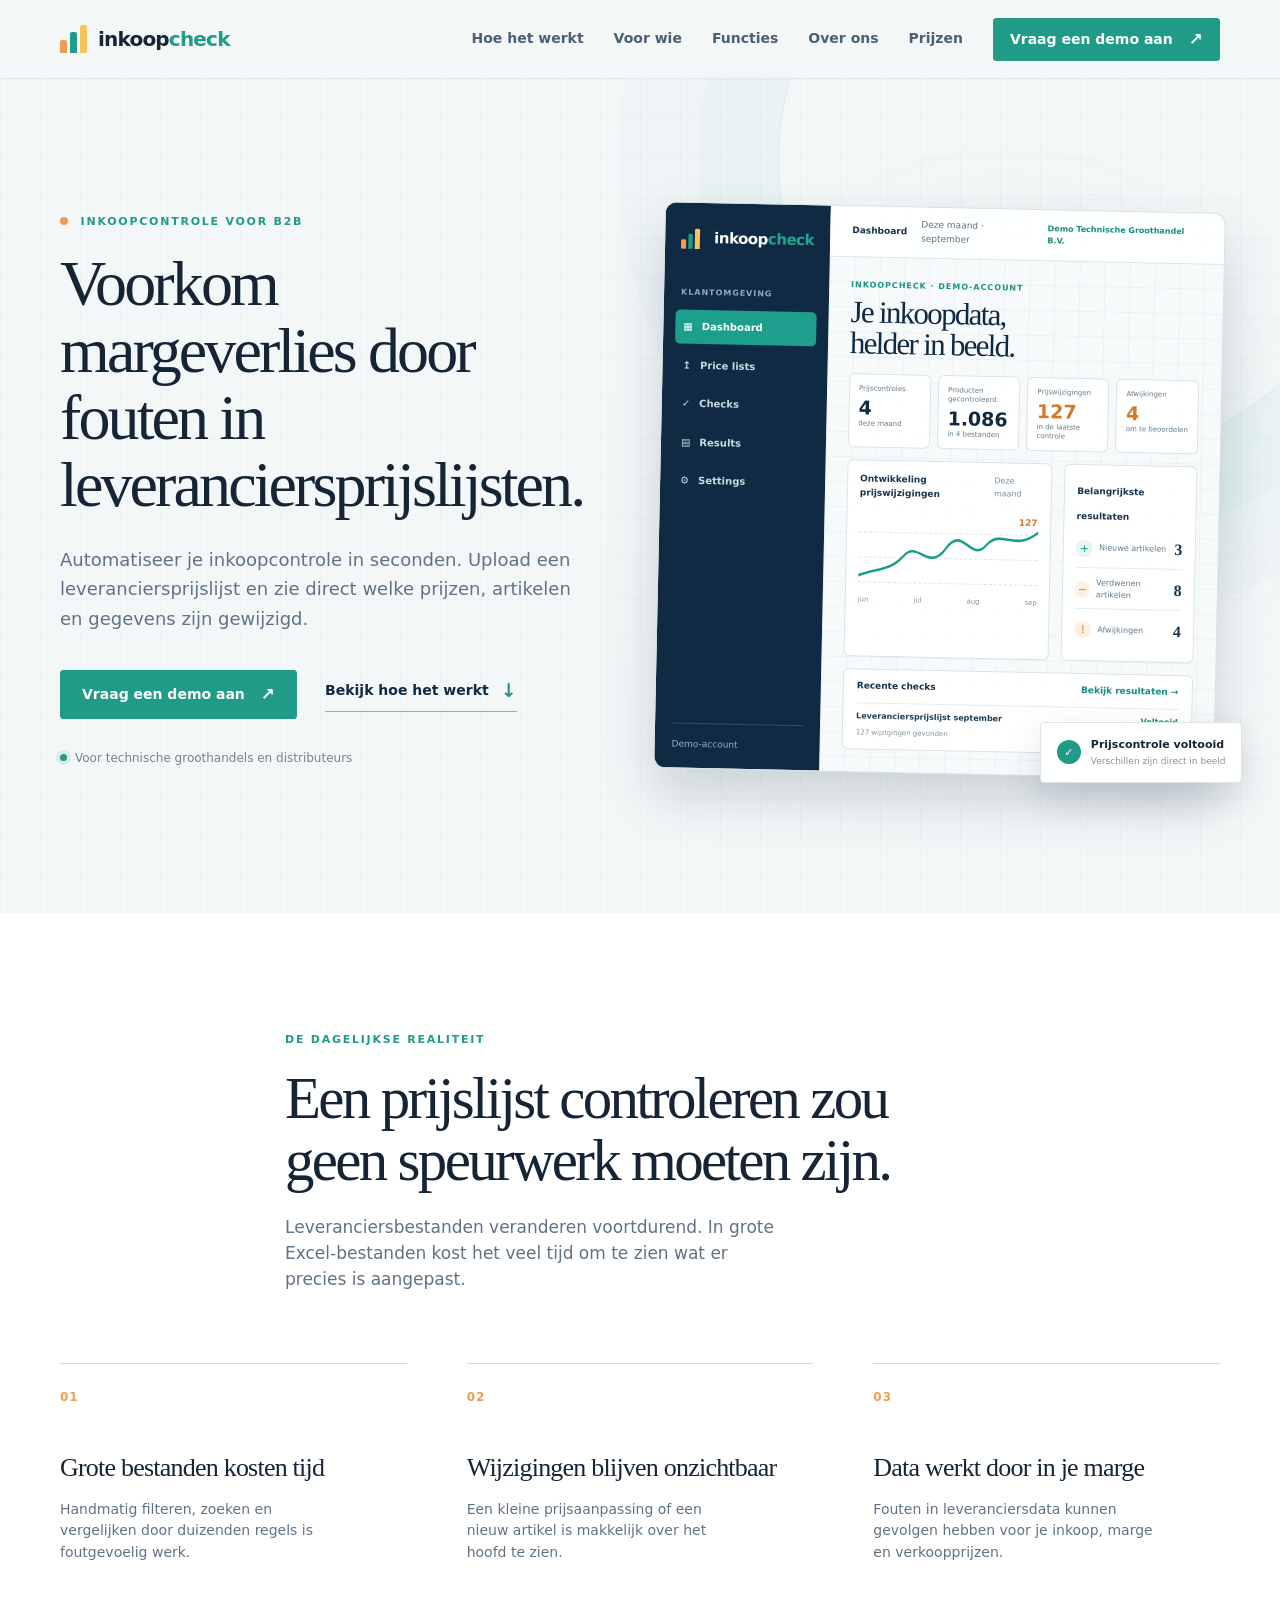
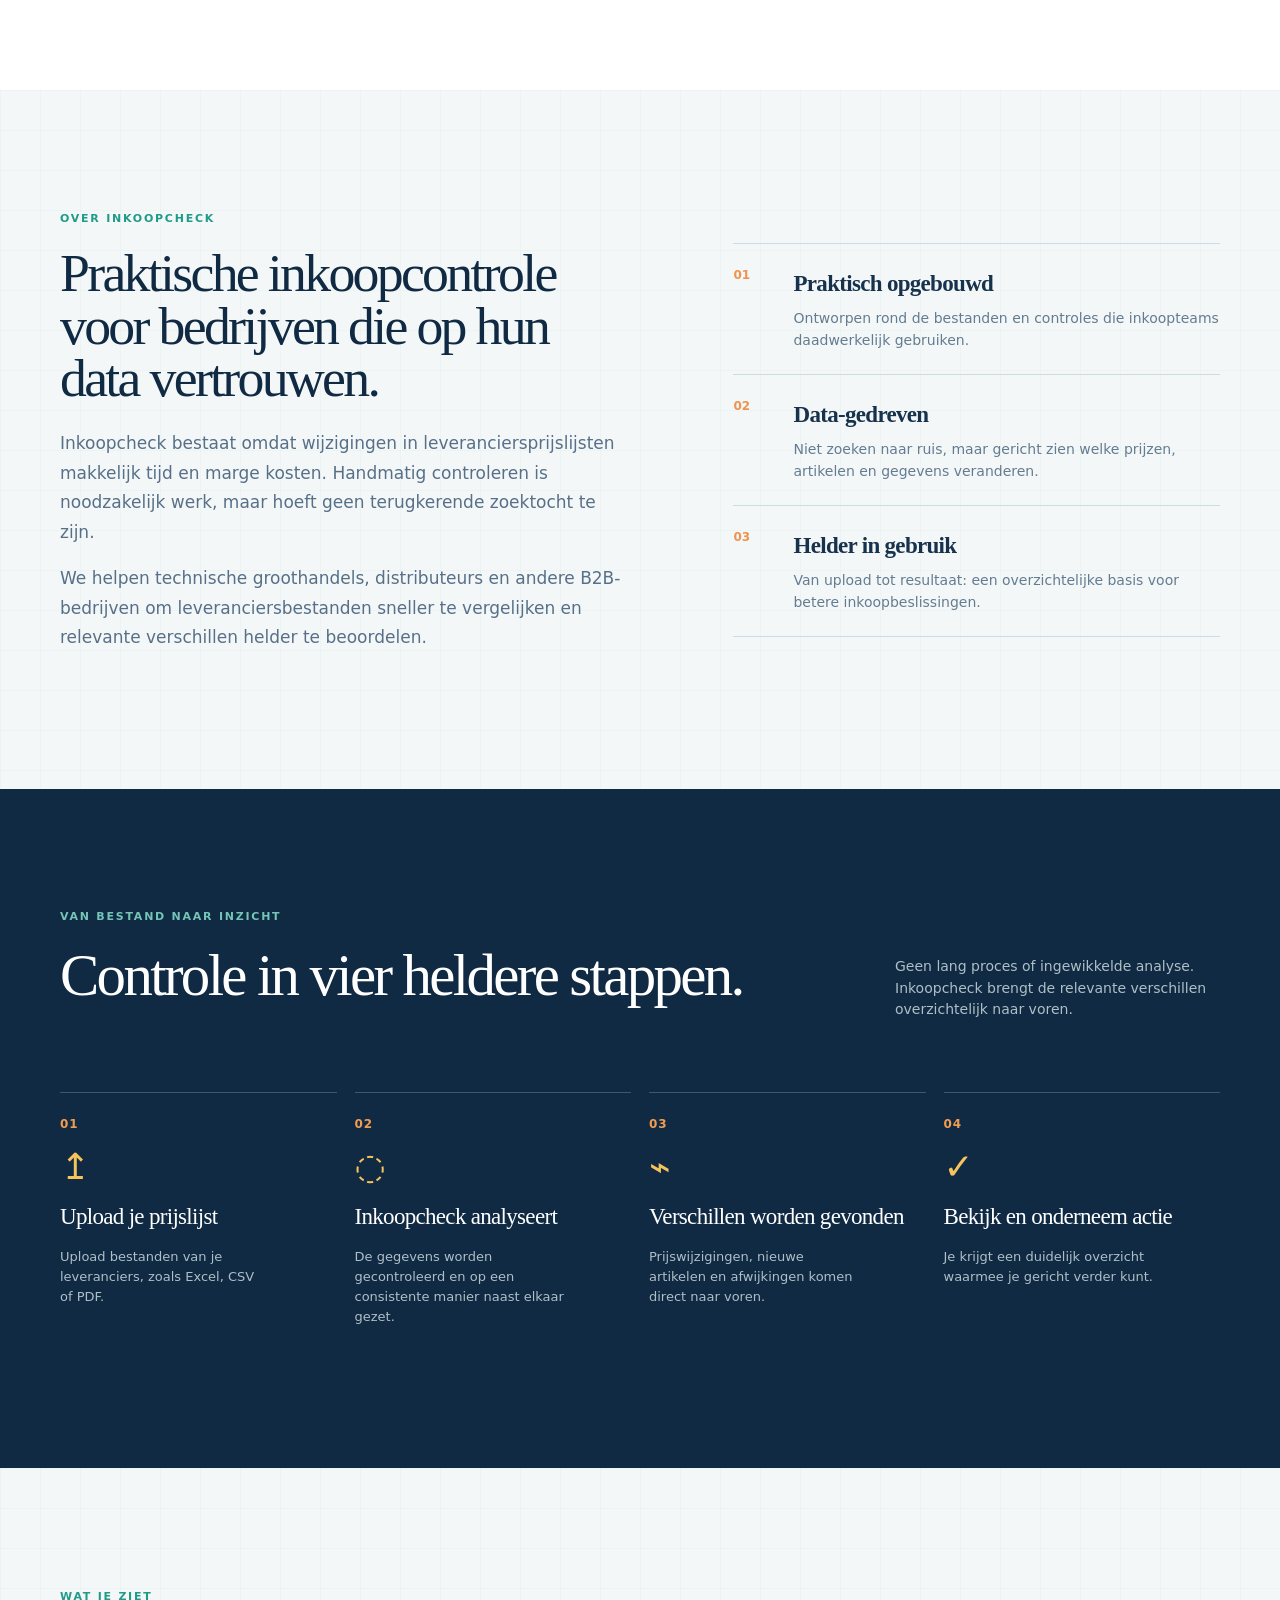
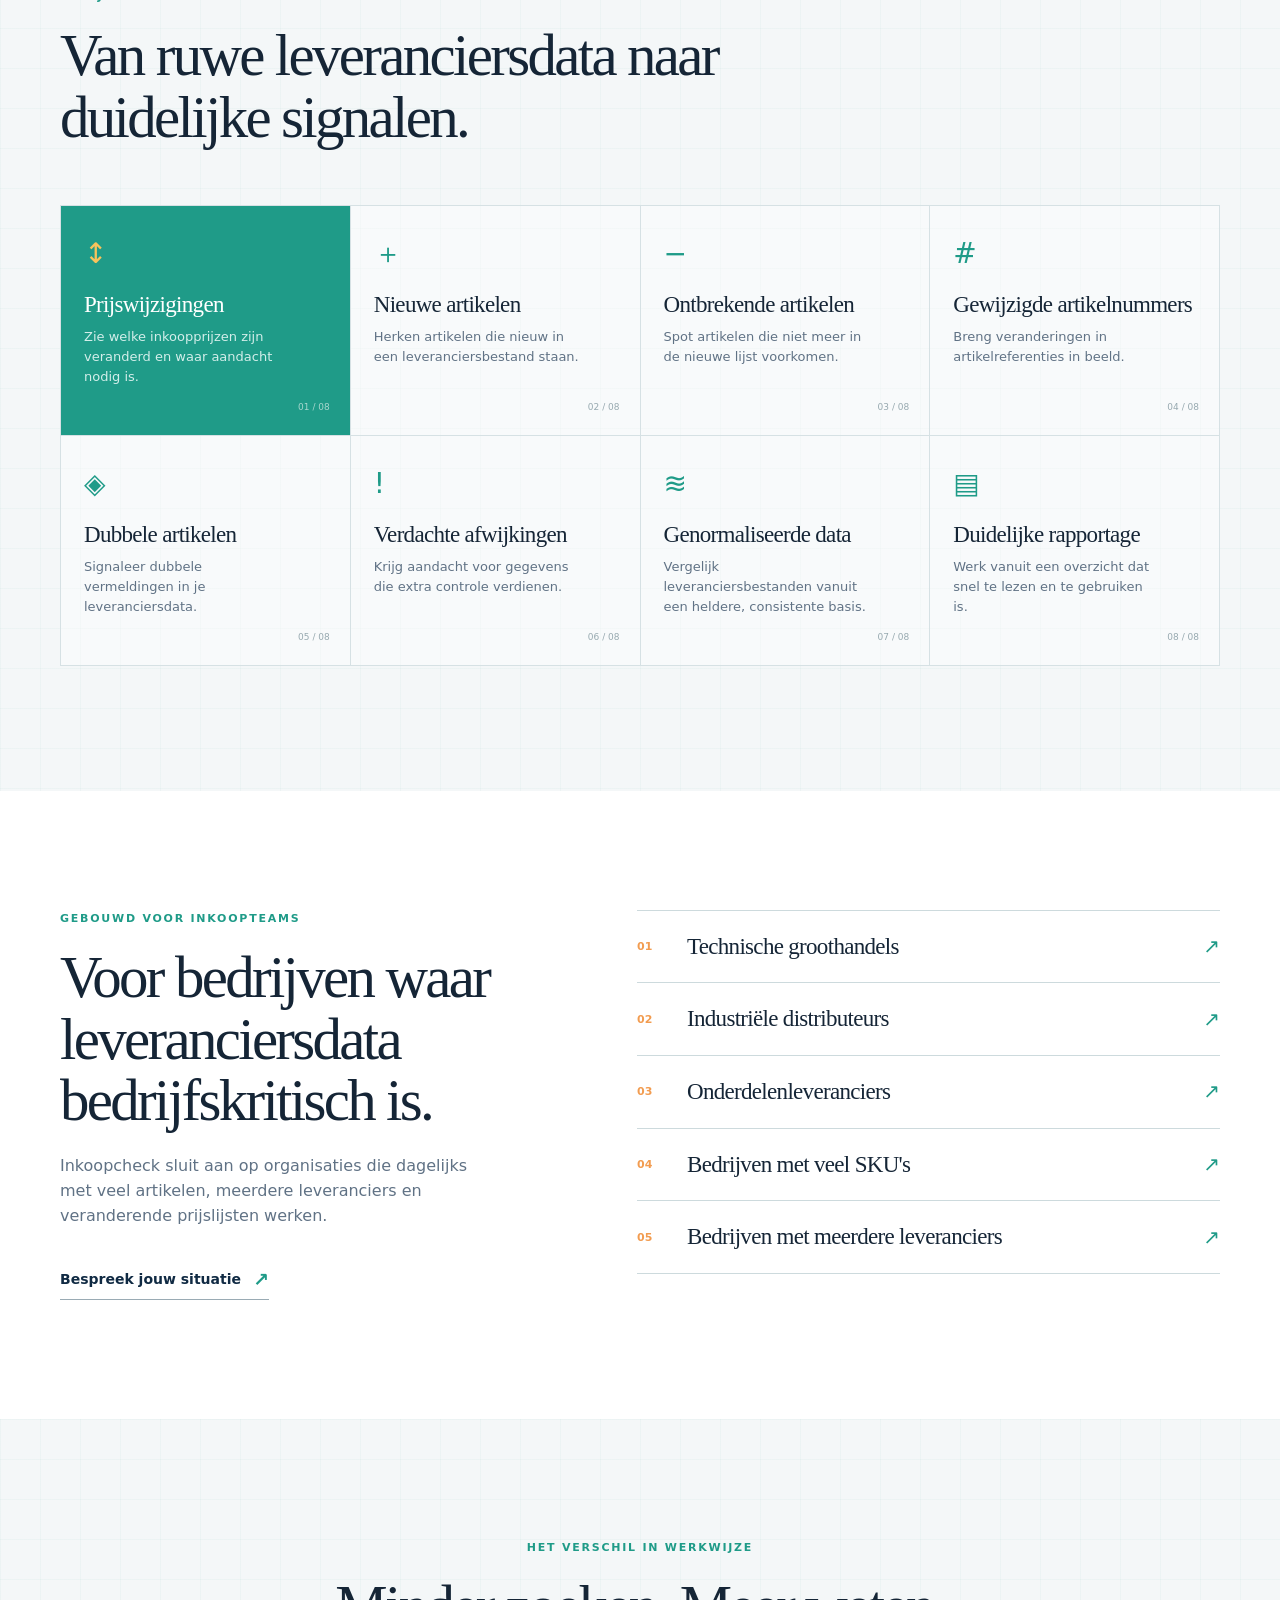
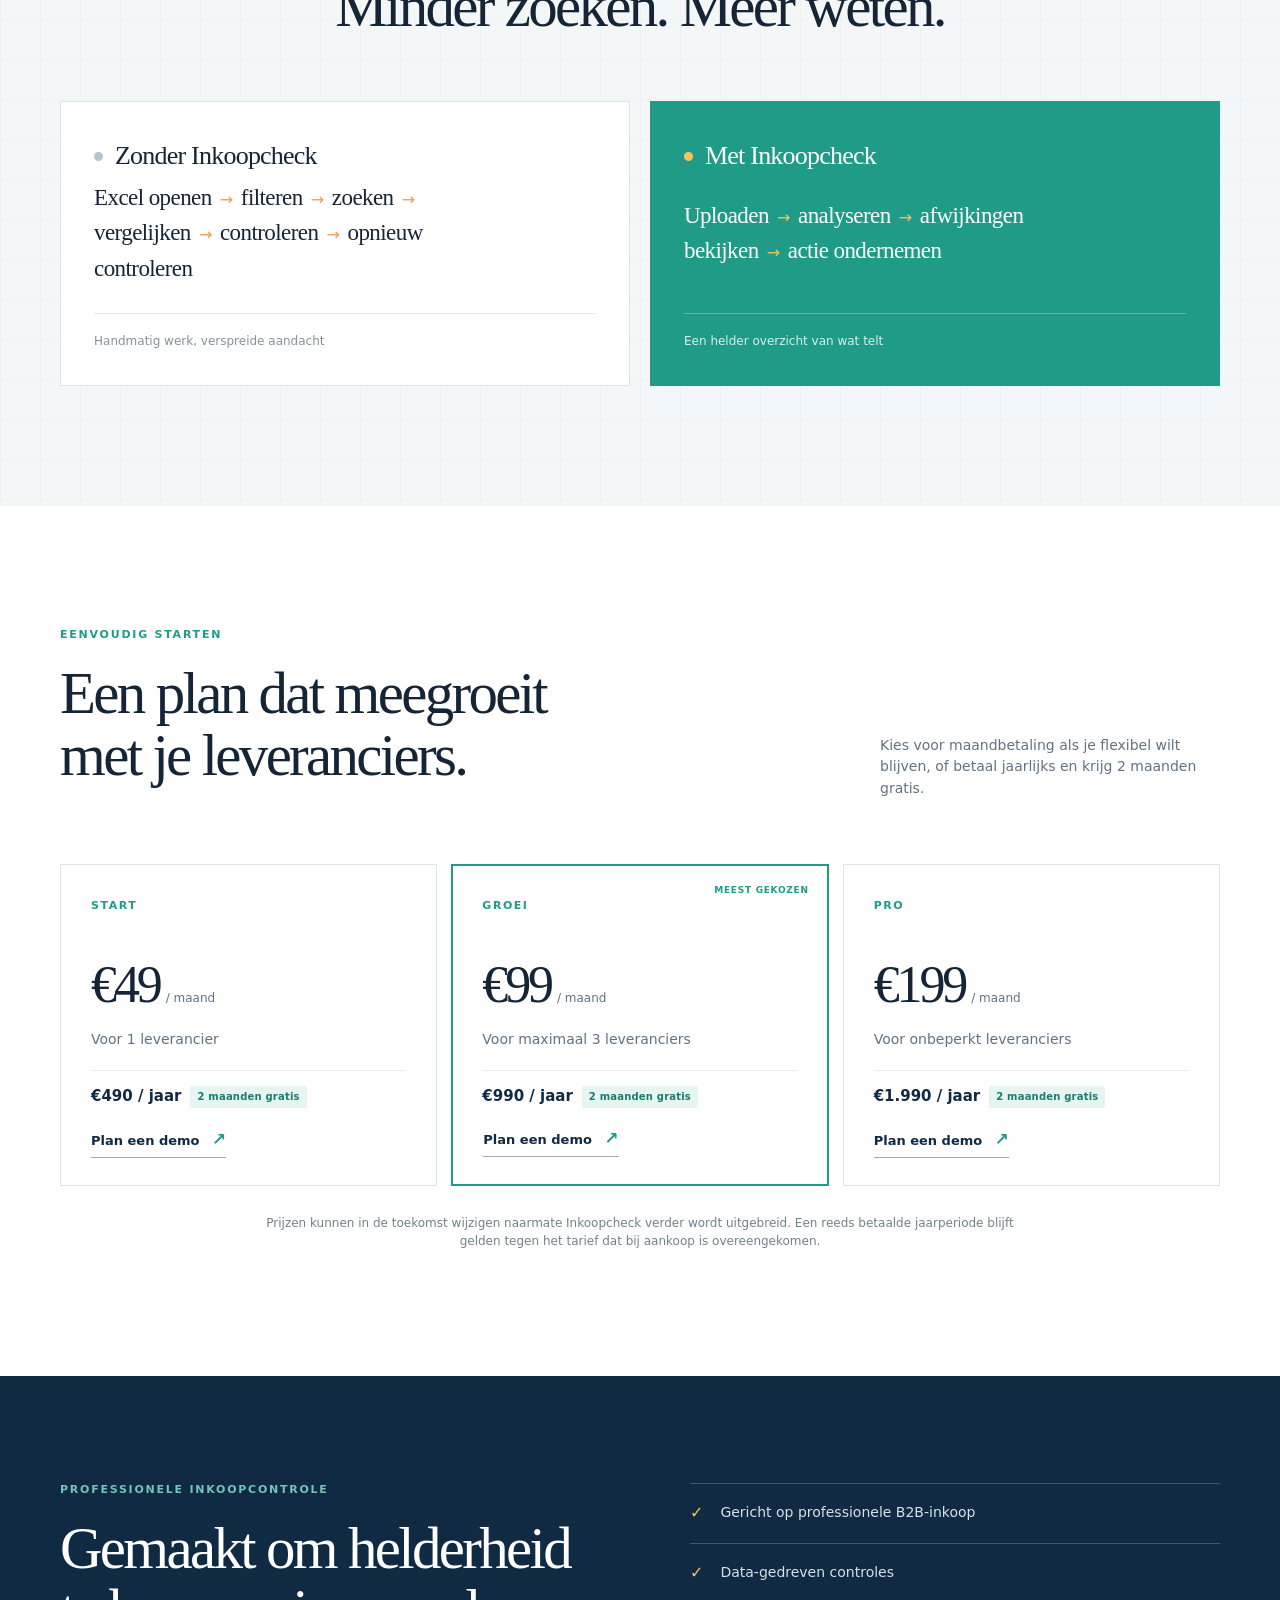
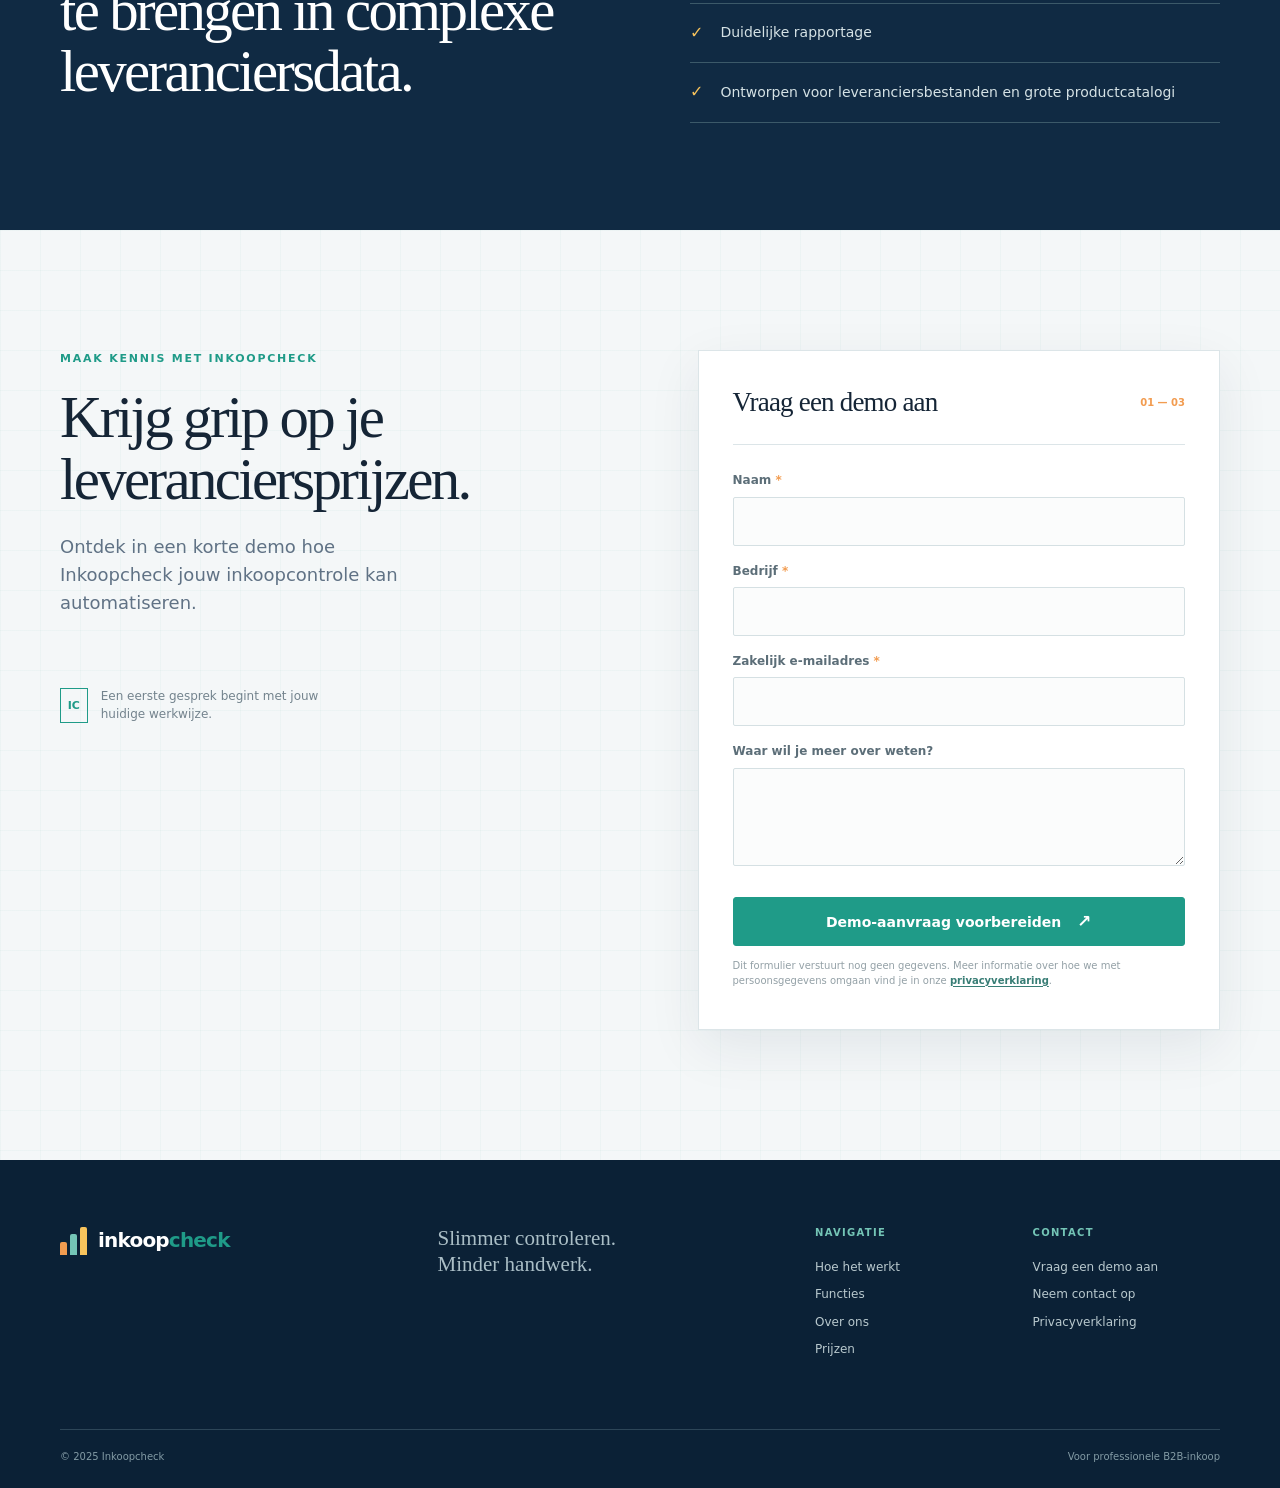
<file: index.html>
<!doctype html>
<html lang="nl">
<head>
  <meta charset="utf-8">
  <meta name="viewport" content="width=device-width, initial-scale=1">
  <title>Inkoopcheck | Automatiseer je controle van leveranciersprijslijsten</title>
  <meta name="description" content="Vergelijk leveranciersprijslijsten automatisch en ontdek prijswijzigingen, nieuwe artikelen, ontbrekende artikelen en afwijkingen. Inkoopcheck voor professionele B2B-inkoop.">
  <meta name="theme-color" content="#102a43">
  <meta property="og:type" content="website">
  <meta property="og:url" content="https://inkoopcheck.me/">
  <meta property="og:title" content="Inkoopcheck | Automatiseer je controle van leveranciersprijslijsten">
  <meta property="og:description" content="Vergelijk leveranciersprijslijsten automatisch en ontdek prijswijzigingen, nieuwe artikelen, ontbrekende artikelen en afwijkingen.">
  <meta property="og:locale" content="nl_NL">
  <link rel="icon" href="favicon.svg" type="image/svg+xml">
  <link rel="stylesheet" href="styles.css">
  <link rel="stylesheet" href="website-extension.css">
</head>
<body>
  <a class="skip-link" href="#main-content">Ga naar inhoud</a>
  <header class="site-header">
    <div class="container header-inner">
      <a class="brand" href="#top" aria-label="Inkoopcheck home">
        <span class="brand-mark" aria-hidden="true"><span></span><span></span><span></span></span>
        <span>inkoop<span class="brand-accent">check</span></span>
      </a>
      <button class="menu-toggle" type="button" aria-expanded="false" aria-controls="site-nav" aria-label="Menu openen">
        <span></span><span></span><span></span>
      </button>
      <nav class="site-nav" id="site-nav" aria-label="Hoofdnavigatie">
        <a href="#hoe-het-werkt">Hoe het werkt</a>
        <a href="#voor-wie">Voor wie</a>
        <a href="#functies">Functies</a>
        <a href="#over-ons">Over ons</a>
        <a href="#prijzen">Prijzen</a>
        <a class="button button-small" href="#contact">Vraag een demo aan <span aria-hidden="true">↗</span></a>
      </nav>
    </div>
  </header>

  <main id="main-content">
    <section class="hero section-grid" id="top">
      <div class="container hero-grid">
        <div class="hero-copy reveal">
          <p class="eyebrow"><span class="eyebrow-dot"></span> Inkoopcontrole voor B2B</p>
          <h1><span>Voorkom margeverlies</span> <span>door fouten in</span> <span>leveranciersprijslijsten.</span></h1>
          <p class="hero-lead">Automatiseer je inkoopcontrole in seconden. Upload een leveranciersprijslijst en zie direct welke prijzen, artikelen en gegevens zijn gewijzigd.</p>
          <div class="hero-actions">
            <a class="button" href="#contact">Vraag een demo aan <span aria-hidden="true">↗</span></a>
            <a class="text-link" href="#hoe-het-werkt">Bekijk hoe het werkt <span aria-hidden="true">↓</span></a>
          </div>
          <div class="hero-note"><span class="status-pulse"></span> Voor technische groothandels en distributeurs</div>
        </div>
        <div class="hero-visual hero-dashboard-preview reveal reveal-delay" aria-label="Voorbeeld van de Inkoopcheck klantomgeving" role="img">
          <div class="visual-glow"></div>
          <div class="app-preview-shell">
            <aside class="app-preview-sidebar"><div class="app-preview-brand"><span class="brand-mark"><span></span><span></span><span></span></span><b>inkoop<span>check</span></b></div><small>Klantomgeving</small><a class="is-active">▦ <span>Dashboard</span></a><a>↥ <span>Price lists</span></a><a>✓ <span>Checks</span></a><a>▤ <span>Results</span></a><a>⚙ <span>Settings</span></a><em>Demo-account</em></aside>
            <div class="app-preview-content"><div class="app-preview-top"><span>Dashboard</span><span>Deze maand · september</span><i>Demo Technische Groothandel B.V.</i></div><div class="app-preview-main"><p>INKOOPCHECK · DEMO-ACCOUNT</p><h2>Je inkoopdata,<br>helder in beeld.</h2><div class="app-preview-kpis"><div><span>Prijscontroles</span><b>4</b><small>deze maand</small></div><div><span>Producten gecontroleerd</span><b>1.086</b><small>in 4 bestanden</small></div><div><span>Prijswijzigingen</span><b>127</b><small>in de laatste controle</small></div><div><span>Afwijkingen</span><b>4</b><small>om te beoordelen</small></div></div><div class="app-preview-lower"><section><div class="app-preview-card-title"><b>Ontwikkeling prijswijzigingen</b><span>Deze maand</span></div><div class="app-preview-chart"><i></i><i></i><i></i><svg viewBox="0 0 420 115" preserveAspectRatio="none" aria-hidden="true"><path d="M0,86 C47,74 74,79 106,55 S165,80 204,43 S262,64 298,37 S363,47 420,16" fill="none" stroke="currentColor" stroke-width="4" stroke-linecap="round"/></svg><strong>127</strong></div><div class="app-preview-months"><span>jun</span><span>jul</span><span>aug</span><span>sep</span></div></section><section class="app-preview-insights"><b>Belangrijkste resultaten</b><div><span class="plus">+</span> Nieuwe artikelen <strong>3</strong></div><div><span class="minus">−</span> Verdwenen artikelen <strong>8</strong></div><div><span class="alert">!</span> Afwijkingen <strong>4</strong></div></section></div><div class="app-preview-recent"><div><b>Recente checks</b><span>Bekijk resultaten →</span></div><p><strong>Leveranciersprijslijst september</strong><em>Voltooid</em><small>127 wijzigingen gevonden</small></p></div></div></div>
          </div>
          <div class="floating-check"><span>✓</span><div><strong>Prijscontrole voltooid</strong><small>Verschillen zijn direct in beeld</small></div></div>
        </div>
      </div>
    </section>

    <section class="problem section-light" id="probleem">
      <div class="container narrow-intro reveal"><p class="eyebrow">De dagelijkse realiteit</p><h2>Een prijslijst controleren zou geen speurwerk moeten zijn.</h2><p>Leveranciersbestanden veranderen voortdurend. In grote Excel-bestanden kost het veel tijd om te zien wat er precies is aangepast.</p></div>
      <div class="container problem-grid">
        <article class="problem-item reveal"><span class="item-number">01</span><h3>Grote bestanden kosten tijd</h3><p>Handmatig filteren, zoeken en vergelijken door duizenden regels is foutgevoelig werk.</p></article>
        <article class="problem-item reveal"><span class="item-number">02</span><h3>Wijzigingen blijven onzichtbaar</h3><p>Een kleine prijsaanpassing of een nieuw artikel is makkelijk over het hoofd te zien.</p></article>
        <article class="problem-item reveal"><span class="item-number">03</span><h3>Data werkt door in je marge</h3><p>Fouten in leveranciersdata kunnen gevolgen hebben voor je inkoop, marge en verkoopprijzen.</p></article>
      </div>
    </section>

    <section class="about section-grid" id="over-ons"><div class="container about-grid"><div class="about-copy reveal"><p class="eyebrow">Over Inkoopcheck</p><h2>Praktische inkoopcontrole voor bedrijven die op hun data vertrouwen.</h2><p>Inkoopcheck bestaat omdat wijzigingen in leveranciersprijslijsten makkelijk tijd en marge kosten. Handmatig controleren is noodzakelijk werk, maar hoeft geen terugkerende zoektocht te zijn.</p><p>We helpen technische groothandels, distributeurs en andere B2B-bedrijven om leveranciersbestanden sneller te vergelijken en relevante verschillen helder te beoordelen.</p></div><div class="about-points reveal"><article><span>01</span><div><h3>Praktisch opgebouwd</h3><p>Ontworpen rond de bestanden en controles die inkoopteams daadwerkelijk gebruiken.</p></div></article><article><span>02</span><div><h3>Data-gedreven</h3><p>Niet zoeken naar ruis, maar gericht zien welke prijzen, artikelen en gegevens veranderen.</p></div></article><article><span>03</span><div><h3>Helder in gebruik</h3><p>Van upload tot resultaat: een overzichtelijke basis voor betere inkoopbeslissingen.</p></div></article></div></div></section>

    <section class="how section-dark" id="hoe-het-werkt">
      <div class="container"><div class="section-heading split-heading reveal"><div><p class="eyebrow eyebrow-light">Van bestand naar inzicht</p><h2>Controle in vier heldere stappen.</h2></div><p>Geen lang proces of ingewikkelde analyse. Inkoopcheck brengt de relevante verschillen overzichtelijk naar voren.</p></div>
        <div class="steps-grid"><article class="step reveal"><span class="step-number">01</span><div class="step-icon">↥</div><h3>Upload je prijslijst</h3><p>Upload bestanden van je leveranciers, zoals Excel, CSV of PDF.</p></article><article class="step reveal"><span class="step-number">02</span><div class="step-icon">◌</div><h3>Inkoopcheck analyseert</h3><p>De gegevens worden gecontroleerd en op een consistente manier naast elkaar gezet.</p></article><article class="step reveal"><span class="step-number">03</span><div class="step-icon">⌁</div><h3>Verschillen worden gevonden</h3><p>Prijswijzigingen, nieuwe artikelen en afwijkingen komen direct naar voren.</p></article><article class="step reveal"><span class="step-number">04</span><div class="step-icon">✓</div><h3>Bekijk en onderneem actie</h3><p>Je krijgt een duidelijk overzicht waarmee je gericht verder kunt.</p></article></div>
      </div>
    </section>

    <section class="features section-grid" id="functies"><div class="container"><div class="section-heading reveal"><p class="eyebrow">Wat je ziet</p><h2>Van ruwe leveranciersdata naar duidelijke signalen.</h2></div><div class="feature-grid"><article class="feature-card featured reveal"><span class="feature-icon">↕</span><h3>Prijswijzigingen</h3><p>Zie welke inkoopprijzen zijn veranderd en waar aandacht nodig is.</p><span class="feature-index">01 / 08</span></article><article class="feature-card reveal"><span class="feature-icon">＋</span><h3>Nieuwe artikelen</h3><p>Herken artikelen die nieuw in een leveranciersbestand staan.</p><span class="feature-index">02 / 08</span></article><article class="feature-card reveal"><span class="feature-icon">−</span><h3>Ontbrekende artikelen</h3><p>Spot artikelen die niet meer in de nieuwe lijst voorkomen.</p><span class="feature-index">03 / 08</span></article><article class="feature-card reveal"><span class="feature-icon">#</span><h3>Gewijzigde artikelnummers</h3><p>Breng veranderingen in artikelreferenties in beeld.</p><span class="feature-index">04 / 08</span></article><article class="feature-card reveal"><span class="feature-icon">◈</span><h3>Dubbele artikelen</h3><p>Signaleer dubbele vermeldingen in je leveranciersdata.</p><span class="feature-index">05 / 08</span></article><article class="feature-card reveal"><span class="feature-icon">!</span><h3>Verdachte afwijkingen</h3><p>Krijg aandacht voor gegevens die extra controle verdienen.</p><span class="feature-index">06 / 08</span></article><article class="feature-card reveal"><span class="feature-icon">≋</span><h3>Genormaliseerde data</h3><p>Vergelijk leveranciersbestanden vanuit een heldere, consistente basis.</p><span class="feature-index">07 / 08</span></article><article class="feature-card reveal"><span class="feature-icon">▤</span><h3>Duidelijke rapportage</h3><p>Werk vanuit een overzicht dat snel te lezen en te gebruiken is.</p><span class="feature-index">08 / 08</span></article></div></div></section>

    <section class="audience section-light" id="voor-wie"><div class="container audience-grid"><div class="audience-copy reveal"><p class="eyebrow">Gebouwd voor inkoopteams</p><h2>Voor bedrijven waar leveranciersdata bedrijfskritisch is.</h2><p>Inkoopcheck sluit aan op organisaties die dagelijks met veel artikelen, meerdere leveranciers en veranderende prijslijsten werken.</p><a class="text-link dark-link" href="#contact">Bespreek jouw situatie <span aria-hidden="true">↗</span></a></div><div class="audience-list reveal"><div><span>01</span><strong>Technische groothandels</strong><i>↗</i></div><div><span>02</span><strong>Industriële distributeurs</strong><i>↗</i></div><div><span>03</span><strong>Onderdelenleveranciers</strong><i>↗</i></div><div><span>04</span><strong>Bedrijven met veel SKU's</strong><i>↗</i></div><div><span>05</span><strong>Bedrijven met meerdere leveranciers</strong><i>↗</i></div></div></div></section>

    <section class="comparison section-grid"><div class="container"><div class="section-heading centered reveal"><p class="eyebrow">Het verschil in werkwijze</p><h2>Minder zoeken. Meer weten.</h2></div><div class="comparison-grid reveal"><div class="comparison-panel without"><div class="panel-title"><span class="panel-dot"></span><h3>Zonder Inkoopcheck</h3></div><p class="process-line">Excel openen <b>→</b> filteren <b>→</b> zoeken <b>→</b> vergelijken <b>→</b> controleren <b>→</b> opnieuw controleren</p><div class="panel-foot">Handmatig werk, verspreide aandacht</div></div><div class="comparison-panel with"><div class="panel-title"><span class="panel-dot"></span><h3>Met Inkoopcheck</h3></div><p class="process-line">Uploaden <b>→</b> analyseren <b>→</b> afwijkingen bekijken <b>→</b> actie ondernemen</p><div class="panel-foot">Een helder overzicht van wat telt</div></div></div></div></section>

    <section class="pricing section-light" id="prijzen"><div class="container"><div class="pricing-heading reveal"><div><p class="eyebrow">Eenvoudig starten</p><h2>Een plan dat meegroeit met je leveranciers.</h2></div><p>Kies voor maandbetaling als je flexibel wilt blijven, of betaal jaarlijks en krijg 2 maanden gratis.</p></div><div class="price-grid"><article class="price-card reveal"><p class="price-label">Start</p><div class="price"><strong>€49</strong><span>/ maand</span></div><p>Voor 1 leverancier</p><p class="price-annual"><b>€490 / jaar</b><span>2 maanden gratis</span></p><a class="price-link" href="#contact">Plan een demo <span>↗</span></a></article><article class="price-card popular reveal"><span class="popular-label">Meest gekozen</span><p class="price-label">Groei</p><div class="price"><strong>€99</strong><span>/ maand</span></div><p>Voor maximaal 3 leveranciers</p><p class="price-annual"><b>€990 / jaar</b><span>2 maanden gratis</span></p><a class="price-link" href="#contact">Plan een demo <span>↗</span></a></article><article class="price-card reveal"><p class="price-label">Pro</p><div class="price"><strong>€199</strong><span>/ maand</span></div><p>Voor onbeperkt leveranciers</p><p class="price-annual"><b>€1.990 / jaar</b><span>2 maanden gratis</span></p><a class="price-link" href="#contact">Plan een demo <span>↗</span></a></article></div><p class="pricing-note">Prijzen kunnen in de toekomst wijzigen naarmate Inkoopcheck verder wordt uitgebreid. Een reeds betaalde jaarperiode blijft gelden tegen het tarief dat bij aankoop is overeengekomen.</p></div></section>

    <section class="trust section-dark"><div class="container trust-grid"><div class="trust-statement reveal"><p class="eyebrow eyebrow-light">Professionele inkoopcontrole</p><h2>Gemaakt om helderheid te brengen in complexe leveranciersdata.</h2></div><div class="trust-points reveal"><div><span>✓</span><p>Gericht op professionele B2B-inkoop</p></div><div><span>✓</span><p>Data-gedreven controles</p></div><div><span>✓</span><p>Duidelijke rapportage</p></div><div><span>✓</span><p>Ontworpen voor leveranciersbestanden en grote productcatalogi</p></div></div></div></section>

    <section class="contact section-grid" id="contact"><div class="container contact-grid"><div class="contact-copy reveal"><p class="eyebrow">Maak kennis met Inkoopcheck</p><h2>Krijg grip op je leveranciersprijzen.</h2><p>Ontdek in een korte demo hoe Inkoopcheck jouw inkoopcontrole kan automatiseren.</p><div class="contact-marker"><span>IC</span><span>Een eerste gesprek begint met jouw huidige werkwijze.</span></div></div><form class="demo-form reveal" id="demo-form"><div class="form-heading"><h3>Vraag een demo aan</h3><span>01 — 03</span></div><label for="name">Naam <span>*</span></label><input id="name" name="name" type="text" autocomplete="name" required><label for="company">Bedrijf <span>*</span></label><input id="company" name="company" type="text" autocomplete="organization" required><label for="email">Zakelijk e-mailadres <span>*</span></label><input id="email" name="email" type="email" autocomplete="email" required><label for="message">Waar wil je meer over weten?</label><textarea id="message" name="message" rows="3"></textarea><button class="button form-submit" type="submit">Demo-aanvraag voorbereiden <span aria-hidden="true">↗</span></button><p class="form-note">Dit formulier verstuurt nog geen gegevens. Meer informatie over hoe we met persoonsgegevens omgaan vind je in onze <a href="privacy.html">privacyverklaring</a>.</p><p class="form-status" role="status" aria-live="polite"></p></form></div></section>
  </main>

  <footer class="site-footer"><div class="container footer-top"><a class="brand brand-footer" href="#top"><span class="brand-mark" aria-hidden="true"><span></span><span></span><span></span></span><span>inkoop<span class="brand-accent">check</span></span></a><p>Slimmer controleren.<br>Minder handwerk.</p><div class="footer-links"><div><span class="footer-label">Navigatie</span><a href="#hoe-het-werkt">Hoe het werkt</a><a href="#functies">Functies</a><a href="#over-ons">Over ons</a><a href="#prijzen">Prijzen</a></div><div><span class="footer-label">Contact</span><a href="#contact">Vraag een demo aan</a><a href="mailto:inkoopcheck.laurens@gmail.com">Neem contact op</a><a href="privacy.html">Privacyverklaring</a></div></div></div><div class="container footer-bottom"><span>© 2025 Inkoopcheck</span><span>Voor professionele B2B-inkoop</span></div></footer>
  <script src="script.js"></script>
</body>
</html>
</file>
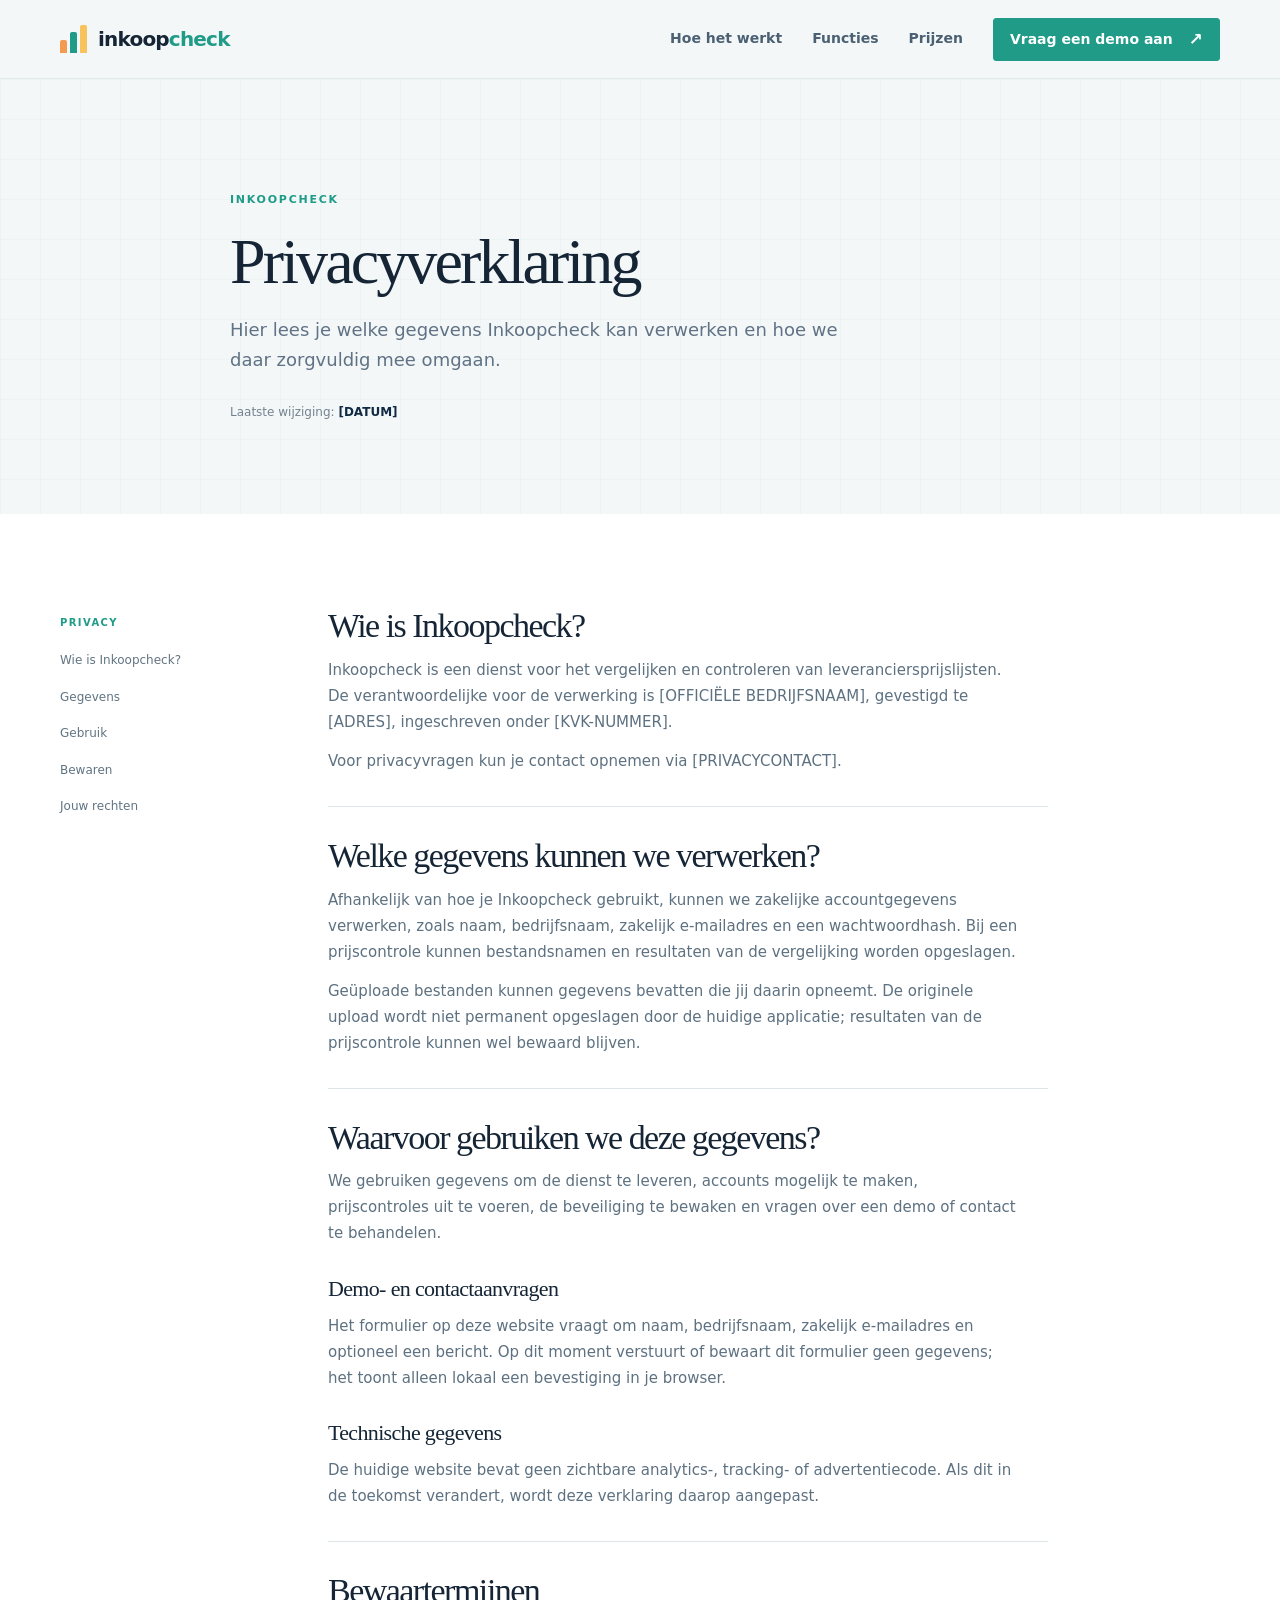
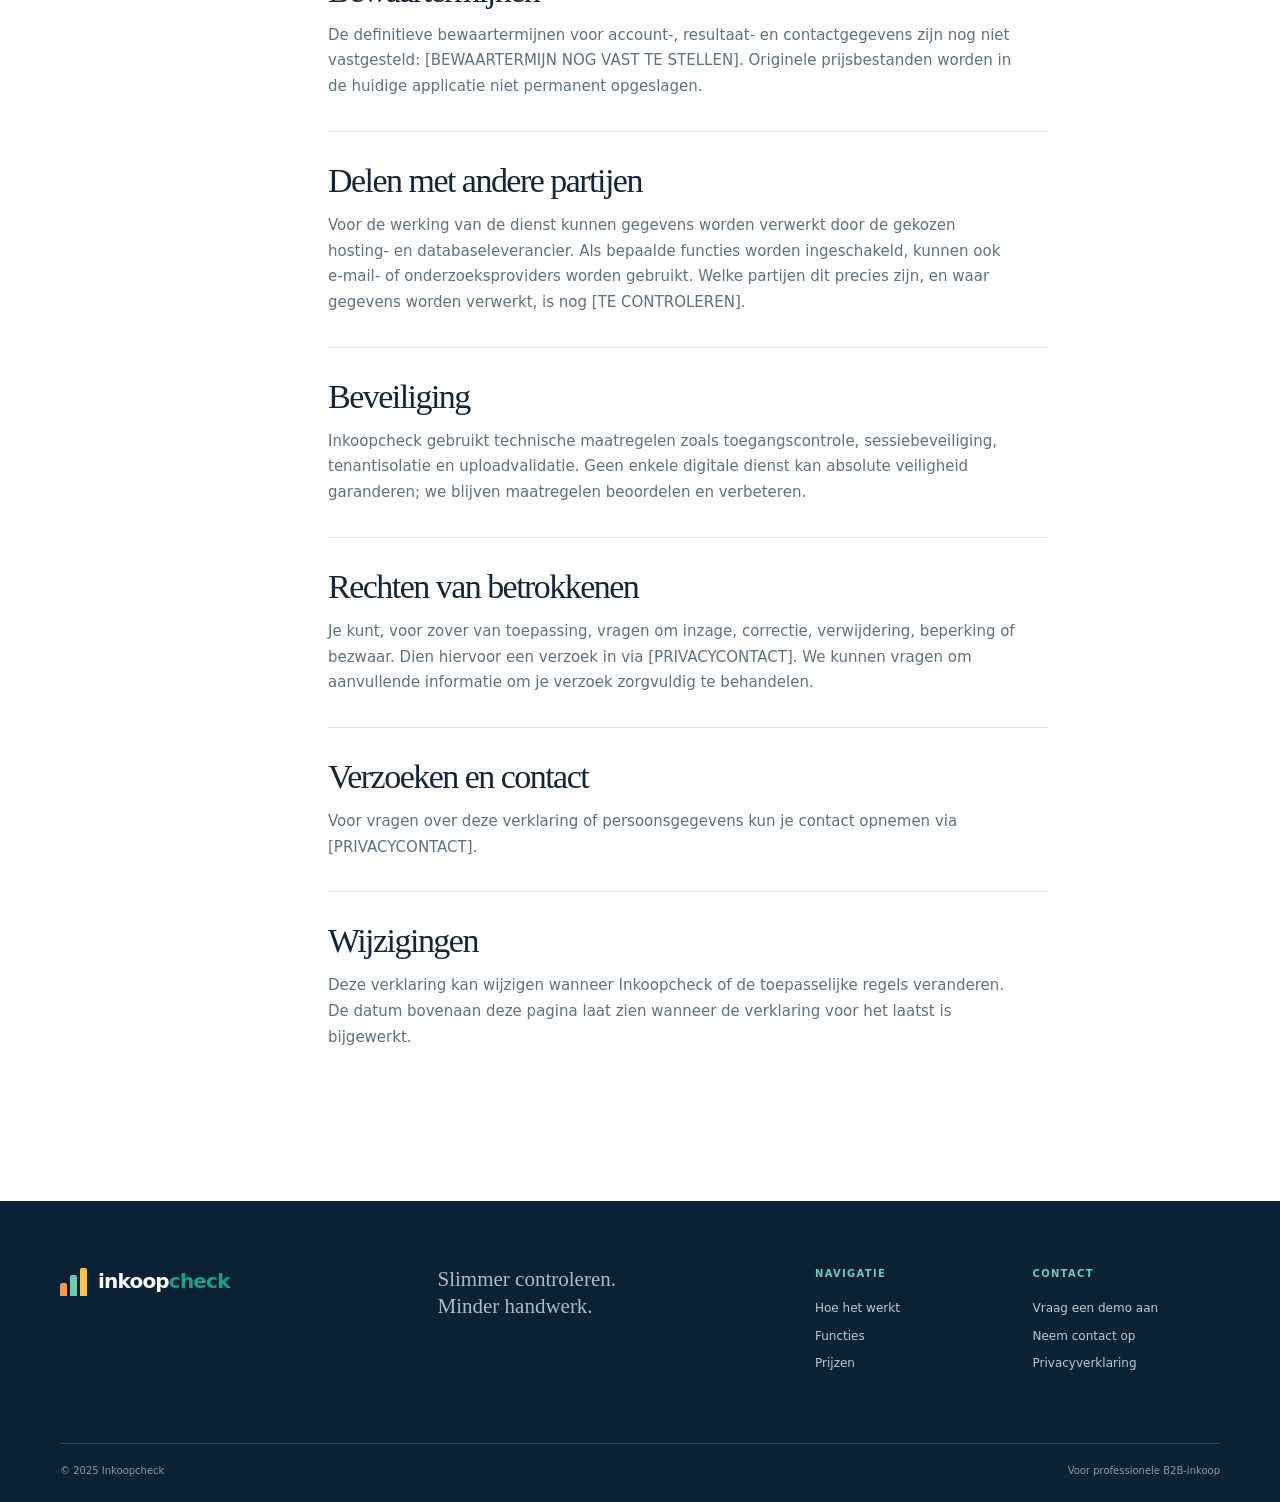
<file: privacy.html>
<!doctype html>
<html lang="nl">
<head>
  <meta charset="utf-8">
  <meta name="viewport" content="width=device-width, initial-scale=1">
  <title>Privacyverklaring | Inkoopcheck</title>
  <meta name="description" content="Privacyverklaring van Inkoopcheck.">
  <meta name="theme-color" content="#102a43">
  <link rel="icon" href="favicon.svg" type="image/svg+xml">
  <link rel="stylesheet" href="styles.css">
  <link rel="stylesheet" href="website-extension.css">
</head>
<body class="legal-page">
  <a class="skip-link" href="#main-content">Ga naar inhoud</a>
  <header class="site-header">
    <div class="container header-inner">
      <a class="brand" href="index.html" aria-label="Inkoopcheck home"><span class="brand-mark" aria-hidden="true"><span></span><span></span><span></span></span><span>inkoop<span class="brand-accent">check</span></span></a>
      <button class="menu-toggle" type="button" aria-expanded="false" aria-controls="site-nav" aria-label="Menu openen"><span></span><span></span><span></span></button>
      <nav class="site-nav" id="site-nav" aria-label="Hoofdnavigatie"><a href="index.html#hoe-het-werkt">Hoe het werkt</a><a href="index.html#functies">Functies</a><a href="index.html#prijzen">Prijzen</a><a class="button button-small" href="index.html#contact">Vraag een demo aan <span aria-hidden="true">↗</span></a></nav>
    </div>
  </header>
  <main id="main-content">
    <section class="legal-hero section-grid"><div class="container legal-hero-inner"><p class="eyebrow">Inkoopcheck</p><h1>Privacyverklaring</h1><p>Hier lees je welke gegevens Inkoopcheck kan verwerken en hoe we daar zorgvuldig mee omgaan.</p><p class="legal-meta">Laatste wijziging: <strong>[DATUM]</strong></p></div></section>
    <section class="legal-content section-light"><div class="container legal-layout">
      <aside class="legal-aside"><p>Privacy</p><a href="#wie">Wie is Inkoopcheck?</a><a href="#gegevens">Gegevens</a><a href="#gebruik">Gebruik</a><a href="#bewaren">Bewaren</a><a href="#rechten">Jouw rechten</a></aside>
      <article class="legal-copy">
        <section id="wie"><h2>Wie is Inkoopcheck?</h2><p>Inkoopcheck is een dienst voor het vergelijken en controleren van leveranciersprijslijsten. De verantwoordelijke voor de verwerking is [OFFICIËLE BEDRIJFSNAAM], gevestigd te [ADRES], ingeschreven onder [KVK-NUMMER].</p><p>Voor privacyvragen kun je contact opnemen via [PRIVACYCONTACT].</p></section>
        <section id="gegevens"><h2>Welke gegevens kunnen we verwerken?</h2><p>Afhankelijk van hoe je Inkoopcheck gebruikt, kunnen we zakelijke accountgegevens verwerken, zoals naam, bedrijfsnaam, zakelijk e-mailadres en een wachtwoordhash. Bij een prijscontrole kunnen bestandsnamen en resultaten van de vergelijking worden opgeslagen.</p><p>Geüploade bestanden kunnen gegevens bevatten die jij daarin opneemt. De originele upload wordt niet permanent opgeslagen door de huidige applicatie; resultaten van de prijscontrole kunnen wel bewaard blijven.</p></section>
        <section id="gebruik"><h2>Waarvoor gebruiken we deze gegevens?</h2><p>We gebruiken gegevens om de dienst te leveren, accounts mogelijk te maken, prijscontroles uit te voeren, de beveiliging te bewaken en vragen over een demo of contact te behandelen.</p><h3>Demo- en contactaanvragen</h3><p>Het formulier op deze website vraagt om naam, bedrijfsnaam, zakelijk e-mailadres en optioneel een bericht. Op dit moment verstuurt of bewaart dit formulier geen gegevens; het toont alleen lokaal een bevestiging in je browser.</p><h3>Technische gegevens</h3><p>De huidige website bevat geen zichtbare analytics-, tracking- of advertentiecode. Als dit in de toekomst verandert, wordt deze verklaring daarop aangepast.</p></section>
        <section id="bewaren"><h2>Bewaartermijnen</h2><p>De definitieve bewaartermijnen voor account-, resultaat- en contactgegevens zijn nog niet vastgesteld: [BEWAARTERMIJN NOG VAST TE STELLEN]. Originele prijsbestanden worden in de huidige applicatie niet permanent opgeslagen.</p></section>
        <section><h2>Delen met andere partijen</h2><p>Voor de werking van de dienst kunnen gegevens worden verwerkt door de gekozen hosting- en databaseleverancier. Als bepaalde functies worden ingeschakeld, kunnen ook e-mail- of onderzoeksproviders worden gebruikt. Welke partijen dit precies zijn, en waar gegevens worden verwerkt, is nog [TE CONTROLEREN].</p></section>
        <section><h2>Beveiliging</h2><p>Inkoopcheck gebruikt technische maatregelen zoals toegangscontrole, sessiebeveiliging, tenantisolatie en uploadvalidatie. Geen enkele digitale dienst kan absolute veiligheid garanderen; we blijven maatregelen beoordelen en verbeteren.</p></section>
        <section id="rechten"><h2>Rechten van betrokkenen</h2><p>Je kunt, voor zover van toepassing, vragen om inzage, correctie, verwijdering, beperking of bezwaar. Dien hiervoor een verzoek in via [PRIVACYCONTACT]. We kunnen vragen om aanvullende informatie om je verzoek zorgvuldig te behandelen.</p></section>
        <section><h2>Verzoeken en contact</h2><p>Voor vragen over deze verklaring of persoonsgegevens kun je contact opnemen via [PRIVACYCONTACT].</p></section>
        <section><h2>Wijzigingen</h2><p>Deze verklaring kan wijzigen wanneer Inkoopcheck of de toepasselijke regels veranderen. De datum bovenaan deze pagina laat zien wanneer de verklaring voor het laatst is bijgewerkt.</p></section>
      </article>
    </div></section>
  </main>
  <footer class="site-footer"><div class="container footer-top"><a class="brand brand-footer" href="index.html"><span class="brand-mark" aria-hidden="true"><span></span><span></span><span></span></span><span>inkoop<span class="brand-accent">check</span></span></a><p>Slimmer controleren.<br>Minder handwerk.</p><div class="footer-links"><div><span class="footer-label">Navigatie</span><a href="index.html#hoe-het-werkt">Hoe het werkt</a><a href="index.html#functies">Functies</a><a href="index.html#prijzen">Prijzen</a></div><div><span class="footer-label">Contact</span><a href="index.html#contact">Vraag een demo aan</a><a href="mailto:inkoopcheck.laurens@gmail.com">Neem contact op</a><a href="privacy.html" aria-current="page">Privacyverklaring</a></div></div></div><div class="container footer-bottom"><span>© 2025 Inkoopcheck</span><span>Voor professionele B2B-inkoop</span></div></footer>
  <script src="script.js"></script>
</body>
</html>
</file>
<file: styles.css>
:root{--navy:#102a43;--ink:#152536;--muted:#607285;--paper:#f4f7f8;--white:#fff;--line:#dce5e8;--teal:#1f9b88;--orange:#f29c50;--yellow:#f7c35c;--serif:Georgia,'Times New Roman',serif;--sans:Inter,ui-sans-serif,system-ui,-apple-system,BlinkMacSystemFont,'Segoe UI',sans-serif}*{box-sizing:border-box}html{scroll-behavior:smooth}body{margin:0;color:var(--ink);font-family:var(--sans);font-size:16px;line-height:1.55;background:var(--paper)}a{color:inherit;text-decoration:none}button,input,textarea{font:inherit}.container{width:min(1160px,calc(100% - 64px));margin:0 auto}.site-header{position:sticky;top:0;z-index:10;background:rgba(244,247,248,.94);backdrop-filter:blur(14px);border-bottom:1px solid rgba(220,229,232,.75)}.header-inner{height:78px;display:flex;align-items:center;justify-content:space-between}.brand{display:flex;align-items:center;gap:10px;font-size:20px;font-weight:700;letter-spacing:-.04em}.brand-accent{color:var(--teal)}.brand-mark{width:28px;height:28px;display:flex;align-items:end;gap:3px}.brand-mark span{display:block;width:7px;border-radius:2px 2px 0 0;background:var(--teal)}.brand-mark span:nth-child(1){height:13px;background:var(--orange)}.brand-mark span:nth-child(2){height:21px}.brand-mark span:nth-child(3){height:28px;background:var(--yellow)}.site-nav{display:flex;align-items:center;gap:30px;font-size:14px;font-weight:600;color:#4b6073}.site-nav a:not(.button){transition:color .2s}.site-nav a:not(.button):hover{color:var(--teal)}.button{display:inline-flex;align-items:center;justify-content:center;gap:16px;padding:15px 21px;border:1px solid var(--teal);border-radius:3px;background:var(--teal);color:#fff;font-size:14px;font-weight:700;line-height:1;transition:background .2s,transform .2s,box-shadow .2s}.button:hover{background:#177c6e;box-shadow:0 9px 24px rgba(31,155,136,.18);transform:translateY(-2px)}.button span{font-size:17px}.button-small{padding:12px 16px}.menu-toggle{display:none;border:0;background:transparent;padding:8px}.menu-toggle span{width:23px;height:2px;background:var(--navy);display:block;margin:5px}.hero{position:relative;overflow:hidden;padding:106px 0 118px;background:var(--paper)}.hero:before{content:'';position:absolute;top:-220px;right:-100px;width:600px;height:600px;border:1px solid rgba(31,155,136,.13);border-radius:50%;box-shadow:0 0 0 80px rgba(31,155,136,.025),0 0 0 160px rgba(31,155,136,.02)}.hero-grid{display:grid;grid-template-columns: .92fr 1.08fr;gap:76px;align-items:center}.eyebrow{margin:0 0 20px;color:var(--teal);font-size:11px;letter-spacing:.16em;text-transform:uppercase;font-weight:800}.eyebrow-dot{display:inline-block;width:8px;height:8px;margin-right:7px;border-radius:50%;background:var(--orange)}h1,h2,h3,p{margin-top:0}h1,h2{font-family:var(--serif);font-weight:400;letter-spacing:-.045em;line-height:1.05}h1{max-width:600px;margin-bottom:26px;font-size:clamp(44px,5vw,72px)}h2{font-size:clamp(38px,4.6vw,60px);margin-bottom:22px}.hero-lead{max-width:545px;color:var(--muted);font-size:18px;line-height:1.65}.hero-actions{display:flex;align-items:center;gap:28px;margin:36px 0 30px}.text-link{display:inline-flex;align-items:center;gap:12px;color:var(--navy);font-size:14px;font-weight:700;border-bottom:1px solid #9aabb4;padding-bottom:5px}.text-link span{font-size:19px;color:var(--teal)}.hero-note{color:#748390;font-size:12px;display:flex;align-items:center;gap:8px}.status-pulse{width:7px;height:7px;border-radius:50%;background:var(--teal);box-shadow:0 0 0 4px rgba(31,155,136,.12)}.hero-visual{position:relative;min-height:530px;display:flex;align-items:center}.visual-glow{position:absolute;width:80%;height:75%;right:2%;top:10%;background:rgba(31,155,136,.1);filter:blur(55px);border-radius:50%}.dashboard-window{position:relative;width:100%;background:#fff;border:1px solid #dce5e7;border-radius:6px;box-shadow:0 24px 70px rgba(16,42,67,.15);overflow:hidden;transform:rotate(2deg);z-index:1}.window-topbar{height:35px;border-bottom:1px solid #e8edef;display:flex;align-items:center;padding:0 15px;color:#9aaab3;font-size:9px}.window-topbar>b{margin-left:auto;letter-spacing:2px}.window-dots{display:flex;gap:4px;margin-right:16px}.window-dots i{display:block;width:6px;height:6px;border-radius:50%;background:#dae2e4}.window-dots i:first-child{background:#f4bc72}.window-dots i:nth-child(2){background:#91c9bd}.dashboard-body{padding:28px 29px 30px}.dashboard-heading{display:flex;align-items:start;justify-content:space-between;margin-bottom:22px}.mini-label{color:var(--teal);font-size:8px;font-weight:800;letter-spacing:.13em}.dashboard-heading h2{font-family:var(--sans);font-size:21px;font-weight:700;letter-spacing:-.03em;margin:5px 0 0}.date-pill{border:1px solid #e3eaec;border-radius:3px;padding:7px 10px;font-size:9px;color:#73828b}.metric-row{display:grid;grid-template-columns:repeat(3,1fr);gap:10px}.metric{border:1px solid #e9eff0;padding:13px 14px;border-radius:3px}.metric span,.metric small{display:block;color:#819099;font-size:9px}.metric strong{display:block;margin:5px 0 2px;font-size:23px;letter-spacing:-.04em}.metric small em{font-style:normal;color:var(--teal)}.metric-alert{border-color:#f2d9bd;background:#fffaf3}.metric-alert strong{color:#ce7b2b}.chart-panel,.table-panel{border:1px solid #e9eff0;border-radius:3px;margin-top:15px;padding:15px}.chart-label,.table-head{display:flex;justify-content:space-between;color:#60717b;font-size:10px;font-weight:700}.legend{font-size:8px;font-weight:400;color:#8b999e}.legend i{display:inline-block;width:6px;height:6px;border-radius:50%;background:var(--orange);margin-right:3px}.chart{position:relative;height:103px;display:flex;align-items:end;justify-content:space-around;margin:17px 7px 0}.gridline{position:absolute;left:0;right:0;border-top:1px dashed #e5ecee}.line-one{top:25px}.line-two{top:65px}.bar{position:relative;width:9%;max-width:25px;border-radius:3px 3px 0 0;background:#e9f2f0;z-index:1}.bar b{position:absolute;top:-15px;left:50%;transform:translateX(-50%);font-size:8px;color:#75918b;font-weight:600}.bar-one{height:52%;background:#add8cd}.bar-two{height:38%;background:#f7c888}.bar-three{height:76%;background:#f29c50}.bar-four{height:44%;background:#add8cd}.chart-x{display:flex;justify-content:space-around;color:#98a5aa;font-size:8px;margin-top:8px}.table-panel{padding:13px 14px}.table-head{margin-bottom:11px}.table-head span:last-child{color:var(--teal);font-size:8px}.table-row{display:grid;grid-template-columns:18% 1fr 17% 27%;align-items:center;gap:7px;border-top:1px solid #eef2f3;padding:10px 0;font-size:8px;color:#657780}.sku{color:#1d9b87;font-weight:700}.change{font-weight:700}.change.up{color:#d47d2b}.change.new{color:#359885}.tag{padding:4px 5px;border-radius:2px;text-align:center}.tag-orange{color:#bd762d;background:#fff2df}.tag-green{color:#2a8b78;background:#e7f5f1}.floating-check{position:absolute;bottom:20px;right:-35px;z-index:2;display:flex;align-items:center;gap:10px;padding:13px 16px;background:#fff;border:1px solid #dae7e4;border-radius:4px;box-shadow:0 15px 36px rgba(16,42,67,.14);font-size:11px}.floating-check>span{width:24px;height:24px;background:var(--teal);border-radius:50%;display:grid;place-items:center;color:#fff;font-weight:700}.floating-check strong,.floating-check small{display:block}.floating-check small{font-size:9px;color:#83929a;margin-top:2px}.section-grid{background-color:#f4f7f8;background-image:linear-gradient(rgba(31,155,136,.035) 1px,transparent 1px),linear-gradient(90deg,rgba(31,155,136,.035) 1px,transparent 1px);background-size:40px 40px}.section-light{background:#fff}.section-dark{background:var(--navy);color:#fff}.problem{padding:118px 0 112px}.narrow-intro{max-width:710px;margin-bottom:70px}.narrow-intro h2{max-width:650px}.narrow-intro>p:last-child{color:var(--muted);max-width:490px;font-size:17px}.problem-grid{display:grid;grid-template-columns:repeat(3,1fr);gap:60px}.problem-item{border-top:1px solid #cfdbdf;padding-top:20px}.item-number,.step-number{color:var(--orange);font-size:12px;font-weight:800;letter-spacing:.08em}.problem-item h3{font-family:var(--serif);font-size:26px;font-weight:400;margin:39px 0 11px;letter-spacing:-.03em}.problem-item p{color:var(--muted);font-size:14px;max-width:280px}.how{padding:119px 0 128px}.section-heading{margin-bottom:63px}.section-heading h2{max-width:730px}.split-heading{display:flex;justify-content:space-between;align-items:end;gap:50px}.split-heading>p{color:#aebfc6;max-width:325px;font-size:14px;margin-bottom:8px}.eyebrow-light{color:#74c5b6}.steps-grid{display:grid;grid-template-columns:repeat(4,1fr);gap:18px}.step{border-top:1px solid #3c5969;padding-top:18px}.step-icon{color:var(--yellow);font-size:36px;height:63px;display:flex;align-items:center}.step h3{font-family:var(--serif);font-size:23px;font-weight:400;letter-spacing:-.03em;margin-bottom:12px}.step p{color:#aebfc6;font-size:13px;max-width:210px}.features{padding:120px 0 125px}.features .section-heading{margin-bottom:56px}.feature-grid{display:grid;grid-template-columns:repeat(4,1fr);border-top:1px solid #d6e1e4;border-left:1px solid #d6e1e4}.feature-card{position:relative;min-height:230px;padding:26px 23px;border-right:1px solid #d6e1e4;border-bottom:1px solid #d6e1e4;background:rgba(255,255,255,.38);transition:background .2s,transform .2s}.feature-card:hover{background:#fff;transform:translateY(-3px)}.feature-card.featured{background:var(--teal);color:#fff}.feature-card.featured:hover{background:#177c6e}.feature-icon{display:block;height:42px;color:var(--teal);font-size:28px}.featured .feature-icon{color:var(--yellow)}.feature-card h3{font-family:var(--serif);font-size:23px;line-height:1.1;font-weight:400;letter-spacing:-.03em;margin:18px 0 10px}.feature-card p{color:var(--muted);font-size:13px;max-width:205px}.featured p{color:#d3eeea}.feature-index{position:absolute;bottom:20px;right:20px;color:#96a8af;font-size:9px}.featured .feature-index{color:#a7d7ce}.audience{padding:119px 0}.audience-grid{display:grid;grid-template-columns:.9fr 1.1fr;gap:100px;align-items:start}.audience-copy>p:not(.eyebrow){color:var(--muted);max-width:430px;font-size:16px;margin-bottom:28px}.dark-link{margin-top:8px}.audience-list{border-top:1px solid #cddadd}.audience-list>div{display:grid;grid-template-columns:50px 1fr 30px;align-items:center;padding:18px 0;border-bottom:1px solid #cddadd}.audience-list span{color:var(--orange);font-size:11px;font-weight:800}.audience-list strong{font-family:var(--serif);font-size:23px;font-weight:400;letter-spacing:-.03em}.audience-list i{font-style:normal;color:var(--teal);font-size:20px;text-align:right}.comparison{padding:120px 0}.centered{text-align:center}.centered h2{margin-left:auto;margin-right:auto}.comparison-grid{display:grid;grid-template-columns:1fr 1fr;gap:20px}.comparison-panel{min-height:285px;padding:34px 33px;display:flex;flex-direction:column;justify-content:space-between;border:1px solid #dce5e8;background:#fff}.comparison-panel.with{background:var(--teal);border-color:var(--teal);color:#fff}.panel-title{display:flex;align-items:center;gap:12px}.panel-title h3{font-family:var(--serif);font-weight:400;font-size:26px;letter-spacing:-.03em;margin:0}.panel-dot{width:9px;height:9px;border-radius:50%;background:#b6c4c9}.with .panel-dot{background:var(--yellow)}.process-line{max-width:370px;font-family:var(--serif);font-size:23px;line-height:1.55;letter-spacing:-.025em}.process-line b{color:var(--orange);font-family:var(--sans);font-size:16px;font-weight:400;margin:0 3px}.with .process-line b{color:var(--yellow)}.panel-foot{padding-top:18px;border-top:1px solid #e2eaec;color:#83939b;font-size:12px}.with .panel-foot{border-color:#62b8a9;color:#d5f1eb}.pricing{padding:120px 0 125px}.pricing-heading{display:flex;justify-content:space-between;align-items:end;gap:70px;margin-bottom:55px}.pricing-heading>p{max-width:340px;color:var(--muted);font-size:14px;margin-bottom:9px}.pricing-heading h2{max-width:550px}.price-grid{display:grid;grid-template-columns:repeat(3,1fr);gap:14px}.price-card{position:relative;background:#fff;border:1px solid #dce5e8;padding:32px 30px 28px;min-height:282px}.price-card.popular{border:2px solid var(--teal);padding:31px 29px 27px}.popular-label{position:absolute;right:18px;top:18px;color:var(--teal);font-size:9px;letter-spacing:.08em;text-transform:uppercase;font-weight:800}.price-label{color:var(--teal);font-size:11px;letter-spacing:.14em;text-transform:uppercase;font-weight:800}.price{display:flex;align-items:baseline;gap:6px;margin:31px 0 4px}.price strong{font-family:var(--serif);font-size:52px;font-weight:400;letter-spacing:-.06em}.price span{color:var(--muted);font-size:12px}.price-card>p:nth-of-type(2){color:var(--muted);font-size:14px}.price-link{position:absolute;bottom:27px;left:30px;color:var(--navy);font-weight:700;font-size:13px;border-bottom:1px solid #9caeb5;padding-bottom:4px}.price-link span{color:var(--teal);font-size:17px;margin-left:8px}.trust{padding:105px 0}.trust-grid{display:grid;grid-template-columns:1fr 1fr;gap:100px;align-items:center}.trust-statement h2{max-width:510px}.trust-points{border-top:1px solid #3c5969}.trust-points>div{display:flex;align-items:center;gap:17px;border-bottom:1px solid #3c5969;padding:17px 0}.trust-points span{color:var(--yellow);font-weight:700}.trust-points p{margin:0;color:#d5e2e5;font-size:14px}.contact{padding:120px 0 130px}.contact-grid{display:grid;grid-template-columns:1fr 1fr;gap:115px;align-items:start}.contact-copy h2{max-width:500px}.contact-copy>p:not(.eyebrow){color:var(--muted);font-size:18px;max-width:370px}.contact-marker{display:flex;align-items:center;gap:13px;margin-top:70px;color:#73838d;font-size:12px;max-width:300px}.contact-marker span:first-child{display:grid;place-items:center;width:35px;height:35px;border:1px solid var(--teal);color:var(--teal);font-size:11px;font-weight:800}.demo-form{background:#fff;border:1px solid #dce5e8;padding:31px 34px;box-shadow:0 17px 50px rgba(16,42,67,.08)}.form-heading{display:flex;justify-content:space-between;border-bottom:1px solid #dce5e8;padding-bottom:20px;margin-bottom:26px}.form-heading h3{font-family:var(--serif);font-size:27px;font-weight:400;letter-spacing:-.03em;margin:0}.form-heading span{color:var(--orange);font-size:10px;font-weight:800;align-self:center}.demo-form label{display:block;color:#5c6e78;font-size:12px;font-weight:700;margin:16px 0 7px}.demo-form label span{color:var(--orange)}.demo-form input,.demo-form textarea{width:100%;border:1px solid #d5e0e3;border-radius:2px;padding:11px 12px;color:var(--ink);background:#fbfcfc;outline:none;transition:border .2s,box-shadow .2s}.demo-form input:focus,.demo-form textarea:focus{border-color:var(--teal);box-shadow:0 0 0 3px rgba(31,155,136,.12)}.form-submit{width:100%;margin-top:23px}.form-note{color:#93a0a6;font-size:10px;line-height:1.45;margin:13px 0 0}.form-status{color:var(--teal);font-size:12px;margin:10px 0 0}.site-footer{background:#0b2136;color:#fff;padding:65px 0 24px}.footer-top{display:grid;grid-template-columns:1fr 1fr 1.2fr;gap:40px;align-items:start;padding-bottom:70px}.brand-footer{align-self:start}.brand-footer .brand-mark span:nth-child(2){background:#74c5b6}.footer-top>p{color:#aabec6;font-family:var(--serif);font-size:21px;line-height:1.25}.footer-links{display:grid;grid-template-columns:1fr 1fr;gap:30px}.footer-links div{display:flex;flex-direction:column;align-items:start;gap:9px}.footer-label{color:#74c5b6;font-size:10px;letter-spacing:.13em;text-transform:uppercase;font-weight:800;margin-bottom:8px}.footer-links a{color:#b9c9ce;font-size:12px}.footer-links a:hover{color:#fff}.footer-bottom{display:flex;justify-content:space-between;border-top:1px solid #2d4658;padding-top:19px;color:#839ba5;font-size:10px}.skip-link{position:absolute;left:-9999px}.skip-link:focus{left:10px;top:10px;z-index:20;background:#fff;padding:10px}.sr-only{position:absolute;width:1px;height:1px;padding:0;margin:-1px;overflow:hidden;clip:rect(0,0,0,0);white-space:nowrap;border:0}.reveal{animation:rise .7s ease both}.reveal-delay{animation-delay:.15s}@keyframes rise{from{opacity:0;transform:translateY(12px)}to{opacity:1;transform:translateY(0)}}@media (max-width:900px){.container{width:min(100% - 40px,680px)}.site-nav{gap:18px}.hero-grid,.audience-grid,.contact-grid,.trust-grid{grid-template-columns:1fr;gap:55px}.hero{padding:75px 0 90px}.hero-visual{min-height:450px}.problem-grid,.steps-grid{grid-template-columns:repeat(2,1fr);gap:40px 25px}.feature-grid{grid-template-columns:repeat(2,1fr)}.split-heading,.pricing-heading{display:block}.split-heading>p,.pricing-heading>p{margin-top:25px}.floating-check{right:0}.footer-top{grid-template-columns:1fr 1fr}.footer-top>p{grid-column:2;grid-row:1}.footer-links{grid-column:1/-1}}@media (max-width:650px){.container{width:calc(100% - 36px)}.header-inner{height:68px}.menu-toggle{display:block;z-index:2}.site-nav{display:none;position:absolute;top:68px;left:0;right:0;padding:22px 18px 26px;flex-direction:column;align-items:stretch;gap:0;background:#f4f7f8;border-bottom:1px solid var(--line);box-shadow:0 12px 20px rgba(16,42,67,.06)}.site-nav.open{display:flex}.site-nav a{padding:13px 0}.site-nav .button{text-align:center;margin-top:10px}.hero{padding-top:63px}.hero-grid{gap:35px}h1{font-size:46px}.hero-lead{font-size:16px}.hero-actions{align-items:start;flex-direction:column;gap:20px}.hero-visual{min-height:390px;margin:0 -9px}.dashboard-body{padding:19px 15px}.dashboard-heading h2{font-size:17px}.metric{padding:10px}.metric strong{font-size:18px}.table-row{grid-template-columns:24% 1fr 20%}.table-row .tag{display:none}.floating-check{bottom:2px;right:0;transform:scale(.9);transform-origin:right bottom}.problem,.how,.features,.audience,.comparison,.pricing,.contact{padding:78px 0}.narrow-intro{margin-bottom:50px}.problem-grid,.steps-grid,.feature-grid,.comparison-grid,.price-grid{grid-template-columns:1fr}.problem-grid{gap:35px}.problem-item h3{margin-top:25px}.section-heading,.features .section-heading{margin-bottom:40px}.feature-card{min-height:205px}.audience-grid,.contact-grid,.trust-grid{gap:45px}.audience-list strong{font-size:20px}.comparison-panel{min-height:250px;padding:25px 22px}.process-line{font-size:20px}.pricing-heading{margin-bottom:37px}.price-card{min-height:265px}.trust{padding:78px 0}.contact-marker{margin-top:42px}.demo-form{padding:24px 20px}.footer-top{grid-template-columns:1fr;gap:25px;padding-bottom:48px}.footer-top>p{grid-column:auto;grid-row:auto}.footer-links{grid-column:auto}.footer-bottom{display:block}.footer-bottom span{display:block;margin-top:8px}}
</file>
<file: website-extension.css>
/* Uitbreidingen voor de publieke site: sluit de productpreview aan op de klantomgeving. */
.site-nav a[href="#over-ons"] { white-space: nowrap; }

.hero-dashboard-preview { display: grid; place-items: center; min-height: 610px; }
.hero-dashboard-preview .visual-glow { width: 72%; height: 70%; }
.app-preview-shell { position: relative; z-index: 1; display: flex; width: min(100%, 690px); min-height: 468px; overflow: hidden; color: #17324d; background: #f7fafb; border: 1px solid #d7e2e7; border-radius: 12px; box-shadow: 0 26px 52px rgba(16, 42, 67, .18); transform: rotate(1.2deg); }
.app-preview-sidebar { flex: 0 0 152px; display: flex; flex-direction: column; gap: 5px; padding: 22px 12px 16px; color: #dce9f1; background: #102a43; }
.app-preview-brand { display: flex; align-items: center; gap: 7px; margin: 0 4px 29px; color: #fff; font-size: 15px; letter-spacing: -.5px; }
.app-preview-brand .brand-mark { transform: scale(.72); transform-origin: left center; width: 26px; }
.app-preview-brand b span { color: #21a58f; }
.app-preview-sidebar small { margin: 0 5px 6px; color: #90a9bb; font-size: 8px; font-weight: 800; letter-spacing: .12em; text-transform: uppercase; }
.app-preview-sidebar a { display: flex; align-items: center; gap: 9px; padding: 9px 8px; color: #c8dae4; border-radius: 5px; font-size: 10px; font-weight: 700; text-decoration: none; }
.app-preview-sidebar a.is-active { color: #fff; background: #1e9f8e; }
.app-preview-sidebar em { margin: auto 5px 0; padding-top: 14px; border-top: 1px solid rgba(220, 233, 241, .18); color: #97afc0; font-size: 9px; font-style: normal; }
.app-preview-content { flex: 1; min-width: 0; background-image: linear-gradient(rgba(222, 234, 238, .48) 1px, transparent 1px), linear-gradient(90deg, rgba(222, 234, 238, .48) 1px, transparent 1px); background-size: 25px 25px; }
.app-preview-top { display: flex; align-items: center; gap: 14px; height: 51px; padding: 0 22px; background: rgba(255,255,255,.93); border-bottom: 1px solid #dbe7eb; color: #5a7288; font-size: 9px; }
.app-preview-top > span:first-child { color: #17324d; font-weight: 800; }
.app-preview-top i { margin-left: auto; color: #168d7d; font-size: 8px; font-style: normal; font-weight: 700; }
.app-preview-main { padding: 22px; }
.app-preview-main > p { margin: 0 0 6px; color: #199482; font-size: 8px; font-weight: 800; letter-spacing: .12em; }
.app-preview-main h2 { margin: 0 0 15px; color: #102a43; font-family: Georgia, serif; font-size: clamp(22px, 3.2vw, 31px); line-height: .98; letter-spacing: -.055em; }
.app-preview-kpis { display: grid; grid-template-columns: repeat(4, 1fr); gap: 7px; margin-bottom: 12px; }
.app-preview-kpis div, .app-preview-lower section, .app-preview-recent { background: rgba(255,255,255,.95); border: 1px solid #d8e4e9; border-radius: 6px; }
.app-preview-kpis div { padding: 10px 9px; }
.app-preview-kpis span, .app-preview-kpis small { display: block; color: #607a8e; font-size: 7px; line-height: 1.25; }
.app-preview-kpis b { display: block; margin: 5px 0 2px; color: #102a43; font-size: 19px; line-height: 1; }
.app-preview-kpis div:nth-child(3) b, .app-preview-kpis div:nth-child(4) b { color: #d57928; }
.app-preview-lower { display: grid; grid-template-columns: 1.55fr 1fr; gap: 12px; }
.app-preview-lower section { min-height: 145px; padding: 12px; }
.app-preview-card-title { display: flex; justify-content: space-between; color: #19344e; font-size: 9px; }
.app-preview-card-title span { color: #778e9f; font-size: 8px; }
.app-preview-chart { position: relative; height: 81px; margin-top: 13px; overflow: hidden; color: #1b9d8b; }
.app-preview-chart i { position: absolute; right: 0; left: 0; border-top: 1px dashed #dce6ea; }
.app-preview-chart i:nth-child(1) { top: 18px; }.app-preview-chart i:nth-child(2) { top: 43px; }.app-preview-chart i:nth-child(3) { top: 68px; }
.app-preview-chart svg { position: absolute; inset: 5px 0 0; width: 100%; height: 76px; overflow: visible; }
.app-preview-chart strong { position: absolute; right: 1px; top: 0; color: #d57928; font-size: 9px; }
.app-preview-months { display: flex; justify-content: space-between; color: #8096a5; font-size: 7px; }
.app-preview-insights > b { color: #19344e; font-size: 9px; }.app-preview-insights div { display: flex; align-items: center; gap: 6px; padding: 9px 0 6px; border-bottom: 1px solid #e4ecef; color: #61798b; font-size: 8px; }.app-preview-insights div:last-child { border: 0; }.app-preview-insights div span { display: inline-grid; width: 17px; height: 17px; place-items: center; border-radius: 50%; background: #e7f6f3; color: #189786; font-size: 11px; }.app-preview-insights .minus, .app-preview-insights .alert { background: #fff1e2; color: #da7d2b; }.app-preview-insights strong { margin-left: auto; color: #16324c; font-family: Georgia, serif; font-size: 16px; }
.app-preview-recent { margin-top: 12px; padding: 10px 13px; }.app-preview-recent > div { display: flex; justify-content: space-between; color: #17324d; font-size: 9px; }.app-preview-recent > div span { color: #168d7d; font-weight: 700; }.app-preview-recent p { display: grid; grid-template-columns: 1fr auto; gap: 4px; margin: 9px 0 0; padding-top: 7px; border-top: 1px solid #e4ecef; color: #587186; font-size: 8px; }.app-preview-recent p strong { color: #20405a; }.app-preview-recent p em { color: #168d7d; font-style: normal; font-weight: 700; }.app-preview-recent p small { grid-column: 1 / -1; color: #7f95a4; font-size: 7px; }
.hero-dashboard-preview .floating-check { right: -4%; bottom: 2%; z-index: 2; }

.about { padding: 120px 0; }.about-grid { display: grid; grid-template-columns: minmax(0, 1.08fr) minmax(360px, .92fr); gap: clamp(44px, 8vw, 120px); align-items: center; }.about-copy h2 { max-width: 720px; margin: 15px 0 24px; color: #102a43; font-family: Georgia, serif; font-size: clamp(38px, 4.2vw, 62px); line-height: .98; letter-spacing: -.05em; }.about-copy > p:not(.eyebrow) { max-width: 620px; margin: 0 0 16px; color: #577088; font-size: 17px; line-height: 1.75; }.about-points { border-top: 1px solid #cbdce3; }.about-points article { display: grid; grid-template-columns: 44px 1fr; gap: 16px; padding: 22px 0; border-bottom: 1px solid #cbdce3; }.about-points article > span { color: #ef9350; font-size: 12px; font-weight: 800; }.about-points h3 { margin: 0 0 7px; color: #17324d; font-family: Georgia, serif; font-size: 23px; letter-spacing: -.03em; }.about-points p { margin: 0; color: #637c91; font-size: 14px; line-height: 1.55; }

@media (max-width: 980px) { .site-nav a[href="#over-ons"] { display: none; }.hero-dashboard-preview { min-height: 520px; }.app-preview-shell { transform: none; }.about-grid { grid-template-columns: 1fr; }.about { padding: 90px 0; } }
@media (max-width: 640px) { .hero-dashboard-preview { min-height: auto; padding-top: 20px; }.app-preview-shell { min-height: 355px; }.app-preview-sidebar { flex-basis: 48px; padding: 14px 7px; align-items: center; }.app-preview-brand { margin: 0 0 18px; }.app-preview-brand b, .app-preview-sidebar small, .app-preview-sidebar a span, .app-preview-sidebar em { display: none; }.app-preview-sidebar a { padding: 8px; font-size: 12px; }.app-preview-top { height: 39px; padding: 0 12px; gap: 8px; }.app-preview-top i { display: none; }.app-preview-main { padding: 14px; }.app-preview-main h2 { font-size: 23px; margin-bottom: 10px; }.app-preview-kpis { grid-template-columns: repeat(2, 1fr); gap: 5px; margin-bottom: 7px; }.app-preview-kpis div { padding: 7px; }.app-preview-kpis b { font-size: 15px; }.app-preview-lower { grid-template-columns: 1fr; gap: 7px; }.app-preview-lower section { min-height: 115px; padding: 9px; }.app-preview-insights { display: none; }.app-preview-recent { display: none; }.hero-dashboard-preview .floating-check { right: 1%; bottom: -16px; transform: scale(.78); transform-origin: right bottom; }.about { padding: 72px 0; }.about-copy h2 { font-size: 38px; }.about-copy > p:not(.eyebrow) { font-size: 16px; }.about-points h3 { font-size: 21px; } }

/* Bewuste mobiele compositie voor de publieke site. */
/* Componenten mogen niet breder worden dan hun container; er is geen globale overflow-maskering. */
.login-link{padding:9px 12px;border:1px solid #cfdde2;border-radius:3px;color:#17324d!important;font-size:13px}.login-link:hover{border-color:#1f9b88;background:#edf7f5}.app-preview-shell{max-width:100%}.hero-copy h1 span{display:inline}
@media (max-width:900px){.container{width:min(100% - 36px,680px)}.header-inner{height:68px}.menu-toggle{display:block;z-index:12}.site-nav{display:none;position:absolute;top:68px;left:0;right:0;padding:14px 18px 20px;flex-direction:column;align-items:stretch;gap:0;background:rgba(244,247,248,.98);border-bottom:1px solid #dce5e8;box-shadow:0 14px 26px rgba(16,42,67,.1)}.site-nav.open{display:flex}.site-nav a,.site-nav a[href="#over-ons"]{display:block;padding:12px 4px}.site-nav .login-link{margin:8px 0 2px;padding:12px;text-align:center}.site-nav .button{margin-top:10px;min-height:46px}.hero{padding:62px 0 80px}.hero-grid{gap:28px}.hero-actions{margin:29px 0 26px}.hero-visual{margin:0;min-height:420px}.hero-dashboard-preview{min-height:420px}.app-preview-shell{transform:none}.about{padding:78px 0}.footer-links{gap:22px}}
@media (max-width:430px){.container{width:calc(100% - 30px)}h1{font-size:clamp(38px,12vw,47px);line-height:1.04}.hero-lead{font-size:16px}.hero-actions{align-items:stretch;gap:14px}.hero-actions .button{min-height:48px}.hero-actions .text-link{align-self:flex-start}.hero-visual{min-height:338px;margin:0 -2px}.hero-dashboard-preview{min-height:338px;padding-top:4px}.app-preview-shell{min-height:318px;border-radius:8px}.app-preview-sidebar{flex-basis:42px;padding:11px 5px}.app-preview-brand{margin-bottom:12px}.app-preview-sidebar a{padding:7px 5px;font-size:10px}.app-preview-main{padding:11px}.app-preview-main > p{font-size:6px;margin-bottom:4px}.app-preview-main h2{font-size:20px}.app-preview-top{height:34px;padding:0 9px;font-size:7px}.app-preview-top span:nth-child(2){display:none}.app-preview-kpis div{padding:6px}.app-preview-kpis span,.app-preview-kpis small{font-size:6px}.app-preview-kpis b{font-size:14px;margin:3px 0 1px}.app-preview-lower section{min-height:102px;padding:8px}.app-preview-chart{height:68px;margin-top:8px}.app-preview-chart svg{height:65px}.app-preview-chart i:nth-child(1){top:15px}.app-preview-chart i:nth-child(2){top:37px}.app-preview-chart i:nth-child(3){top:59px}.app-preview-months{font-size:6px}.hero-dashboard-preview .floating-check{display:none}.about-copy h2{font-size:35px}.about-copy > p:not(.eyebrow){font-size:15px;line-height:1.65}.about-points article{grid-template-columns:32px 1fr;gap:10px;padding:18px 0}.about-points h3{font-size:20px}.about-points p{font-size:13px}.demo-form{padding:22px 17px}.footer-links{grid-template-columns:1fr;gap:26px}.footer-bottom{font-size:10px}}
@media (max-width:430px){.hero-copy h1{max-width:12ch;font-size:clamp(37px,11.2vw,45px);line-height:.99;letter-spacing:-.055em}.hero-copy h1 span{display:block}.hero-copy h1 span + span{margin-top:.08em}.hero-copy .eyebrow{margin-bottom:15px}.hero-copy .hero-lead{max-width:32ch;line-height:1.58}.hero-actions{margin:26px 0 22px}.hero-note{max-width:29ch;line-height:1.4}.hero{padding-bottom:62px}.hero-visual,.hero-dashboard-preview{min-height:424px}.app-preview-shell{display:grid;grid-template-columns:43px minmax(0,1fr);width:100%;min-height:412px;aspect-ratio:auto}.app-preview-sidebar{grid-column:1;grid-row:1;min-width:0}.app-preview-content{grid-column:2;grid-row:1;min-width:0}.app-preview-main{padding:10px}.app-preview-main>p{font-size:6px;letter-spacing:.09em}.app-preview-main h2{display:block;margin:0 0 8px;font-size:18px;line-height:1.02}.app-preview-kpis{gap:4px;margin-bottom:6px}.app-preview-kpis div{min-width:0;padding:6px}.app-preview-kpis span,.app-preview-kpis small{overflow:hidden;text-overflow:ellipsis;white-space:nowrap}.app-preview-lower{display:block}.app-preview-lower section:first-child{min-height:105px}.app-preview-chart{height:63px}.app-preview-chart svg{height:60px}.app-preview-insights{display:block!important;min-height:0!important;margin-top:6px}.app-preview-insights> b{font-size:8px}.app-preview-insights div{padding:5px 0;font-size:7px}.app-preview-insights div:nth-of-type(3){display:none}.app-preview-insights div span{width:14px;height:14px;font-size:9px}.app-preview-insights strong{font-size:13px}.app-preview-recent{display:block!important;margin-top:6px;padding:7px 8px}.app-preview-recent>div{font-size:8px}.app-preview-recent p{margin-top:5px;padding-top:5px;font-size:7px}.app-preview-recent p small{font-size:6px}.about{padding:66px 0}.about-copy h2{max-width:12ch;font-size:clamp(32px,9.5vw,38px);line-height:1.01}.about-copy>p:not(.eyebrow){max-width:35ch;font-size:15px;line-height:1.62}.about-points{margin-top:30px}.about-points article{padding:16px 0}.problem,.how,.features,.audience,.comparison,.pricing,.contact{padding:66px 0}.narrow-intro{margin-bottom:38px}.footer-top{padding-bottom:36px}.footer-bottom{padding-top:16px}}
/* Safari op sommige telefoons rapporteert een bredere layout viewport. Deze compositie blijft daarom tot 680px bewust mobiel. */
@media (max-width:680px){.hero-grid>*{min-width:0}.hero-copy h1{max-width:12.5ch;font-size:clamp(36px,10.8vw,46px);line-height:1.01;letter-spacing:-.055em}.hero-copy h1 span{display:block!important}.hero-copy h1 span+span{margin-top:.08em}.hero-copy .hero-lead{max-width:34ch;line-height:1.58}.hero-actions{align-items:stretch;gap:14px}.hero-actions .button{min-height:48px}.hero-actions .text-link{align-self:flex-start}.hero-visual,.hero-dashboard-preview{inline-size:100%;min-width:0;min-height:398px;margin:0}.app-preview-shell{display:grid;grid-template-columns:46px minmax(0,1fr);inline-size:100%;max-inline-size:100%;min-height:386px;transform:none;border-radius:9px}.app-preview-sidebar{grid-column:1;grid-row:1;min-width:0;padding:12px 6px;align-items:center}.app-preview-content{grid-column:2;grid-row:1;min-width:0}.app-preview-brand{margin:0 0 13px}.app-preview-sidebar a{padding:7px 5px;font-size:10px}.app-preview-main{padding:11px}.app-preview-main>p{font-size:6px;margin-bottom:4px}.app-preview-main h2{margin:0 0 8px;font-size:clamp(17px,5vw,21px);line-height:1.02}.app-preview-top{height:35px;padding:0 10px;font-size:7px}.app-preview-top span:nth-child(2),.app-preview-top i{display:none}.app-preview-kpis{gap:4px;margin-bottom:6px}.app-preview-kpis div{min-width:0;padding:6px}.app-preview-kpis span,.app-preview-kpis small{overflow:hidden;text-overflow:ellipsis;white-space:nowrap;font-size:6px}.app-preview-kpis b{margin:3px 0 1px;font-size:15px}.app-preview-lower{display:block}.app-preview-lower section:first-child{min-height:104px;padding:8px}.app-preview-chart{height:63px;margin-top:8px}.app-preview-chart svg{height:60px}.app-preview-months{font-size:6px}.app-preview-insights{display:block!important;min-height:0!important;margin-top:6px;padding:8px!important}.app-preview-insights>b{font-size:8px}.app-preview-insights div{padding:5px 0;font-size:7px}.app-preview-insights div:nth-of-type(3){display:none}.app-preview-insights div span{width:14px;height:14px;font-size:9px}.app-preview-insights strong{font-size:13px}.app-preview-recent{display:block!important;margin-top:6px;padding:7px 8px}.app-preview-recent>div{font-size:8px}.app-preview-recent p{margin-top:5px;padding-top:5px;font-size:7px}.app-preview-recent p small{font-size:6px}.hero-dashboard-preview .floating-check{display:none}}
/* Kleine pricing-polish; geen nieuwe checkout of JavaScript nodig. */
.price-card{min-height:322px}.price-annual{display:flex;align-items:center;gap:9px;margin:19px 0 0!important;padding-top:14px;border-top:1px solid #e6edef;color:#425b6d!important;font-size:13px!important}.price-annual b{color:var(--navy);font-size:15px}.price-annual span{display:inline-flex;align-items:center;min-height:22px;padding:3px 7px;border-radius:2px;background:#e7f5f1;color:#197c6e;font-size:10px;font-weight:800;letter-spacing:.02em}.pricing-note{max-width:760px;margin:28px auto 0;color:#71818c;font-size:12px;line-height:1.55;text-align:center}@media (max-width:680px){.hero-copy{padding-right:4px}.price-annual{flex-wrap:wrap;gap:6px;margin-top:16px!important;padding-top:11px}.pricing-note{margin-top:22px;text-align:left}.price-card{min-height:304px}}
/* Privacy page: reuses the public site palette and avoids a separate legal-site design. */
.legal-hero{padding:112px 0 92px}.legal-hero-inner{max-width:820px}.legal-hero h1{margin-bottom:20px}.legal-hero p:not(.eyebrow){max-width:610px;color:var(--muted);font-size:18px;line-height:1.65}.legal-meta{margin:28px 0 0!important;color:#748390!important;font-size:12px!important}.legal-meta strong{color:var(--navy)}.legal-content{padding:94px 0 120px}.legal-layout{display:grid;grid-template-columns:190px minmax(0,720px);gap:78px;align-items:start}.legal-aside{position:sticky;top:105px;display:grid;gap:8px;padding-top:7px}.legal-aside p{margin:0 0 7px;color:var(--teal);font-size:10px;font-weight:800;letter-spacing:.14em;text-transform:uppercase}.legal-aside a{padding:5px 0;color:#617482;font-size:12px}.legal-aside a:hover{color:var(--teal)}.legal-copy{min-width:0}.legal-copy section{padding:0 0 31px;margin:0 0 31px;border-bottom:1px solid #dce5e8}.legal-copy section:last-child{margin:0;border:0}.legal-copy h2{font-size:34px;margin-bottom:14px}.legal-copy h3{margin:25px 0 8px;font-family:var(--serif);font-size:22px;font-weight:400;letter-spacing:-.03em}.legal-copy p{max-width:690px;margin-bottom:14px;color:#5d7180;font-size:15px;line-height:1.72}.legal-copy p:last-child{margin-bottom:0}.form-note a{color:#387d75;font-weight:700;text-decoration:underline;text-underline-offset:2px}@media(max-width:900px){.legal-hero{padding:86px 0 72px}.legal-content{padding:72px 0 90px}.legal-layout{grid-template-columns:1fr;gap:35px}.legal-aside{position:static;grid-template-columns:repeat(5,minmax(0,1fr));gap:12px;padding:14px 0;border-top:1px solid #dce5e8;border-bottom:1px solid #dce5e8}.legal-aside p{grid-column:1/-1;margin:0}.legal-aside a{font-size:11px}}@media(max-width:650px){.legal-hero{padding:62px 0 52px}.legal-hero h1{font-size:clamp(42px,12vw,50px)}.legal-hero p:not(.eyebrow){font-size:16px}.legal-content{padding:54px 0 70px}.legal-layout{gap:27px}.legal-aside{grid-template-columns:1fr 1fr;gap:4px 18px}.legal-copy section{padding-bottom:25px;margin-bottom:25px}.legal-copy h2{font-size:30px;line-height:1.06}.legal-copy h3{font-size:21px}.legal-copy p{font-size:15px;line-height:1.68}}
</file>
